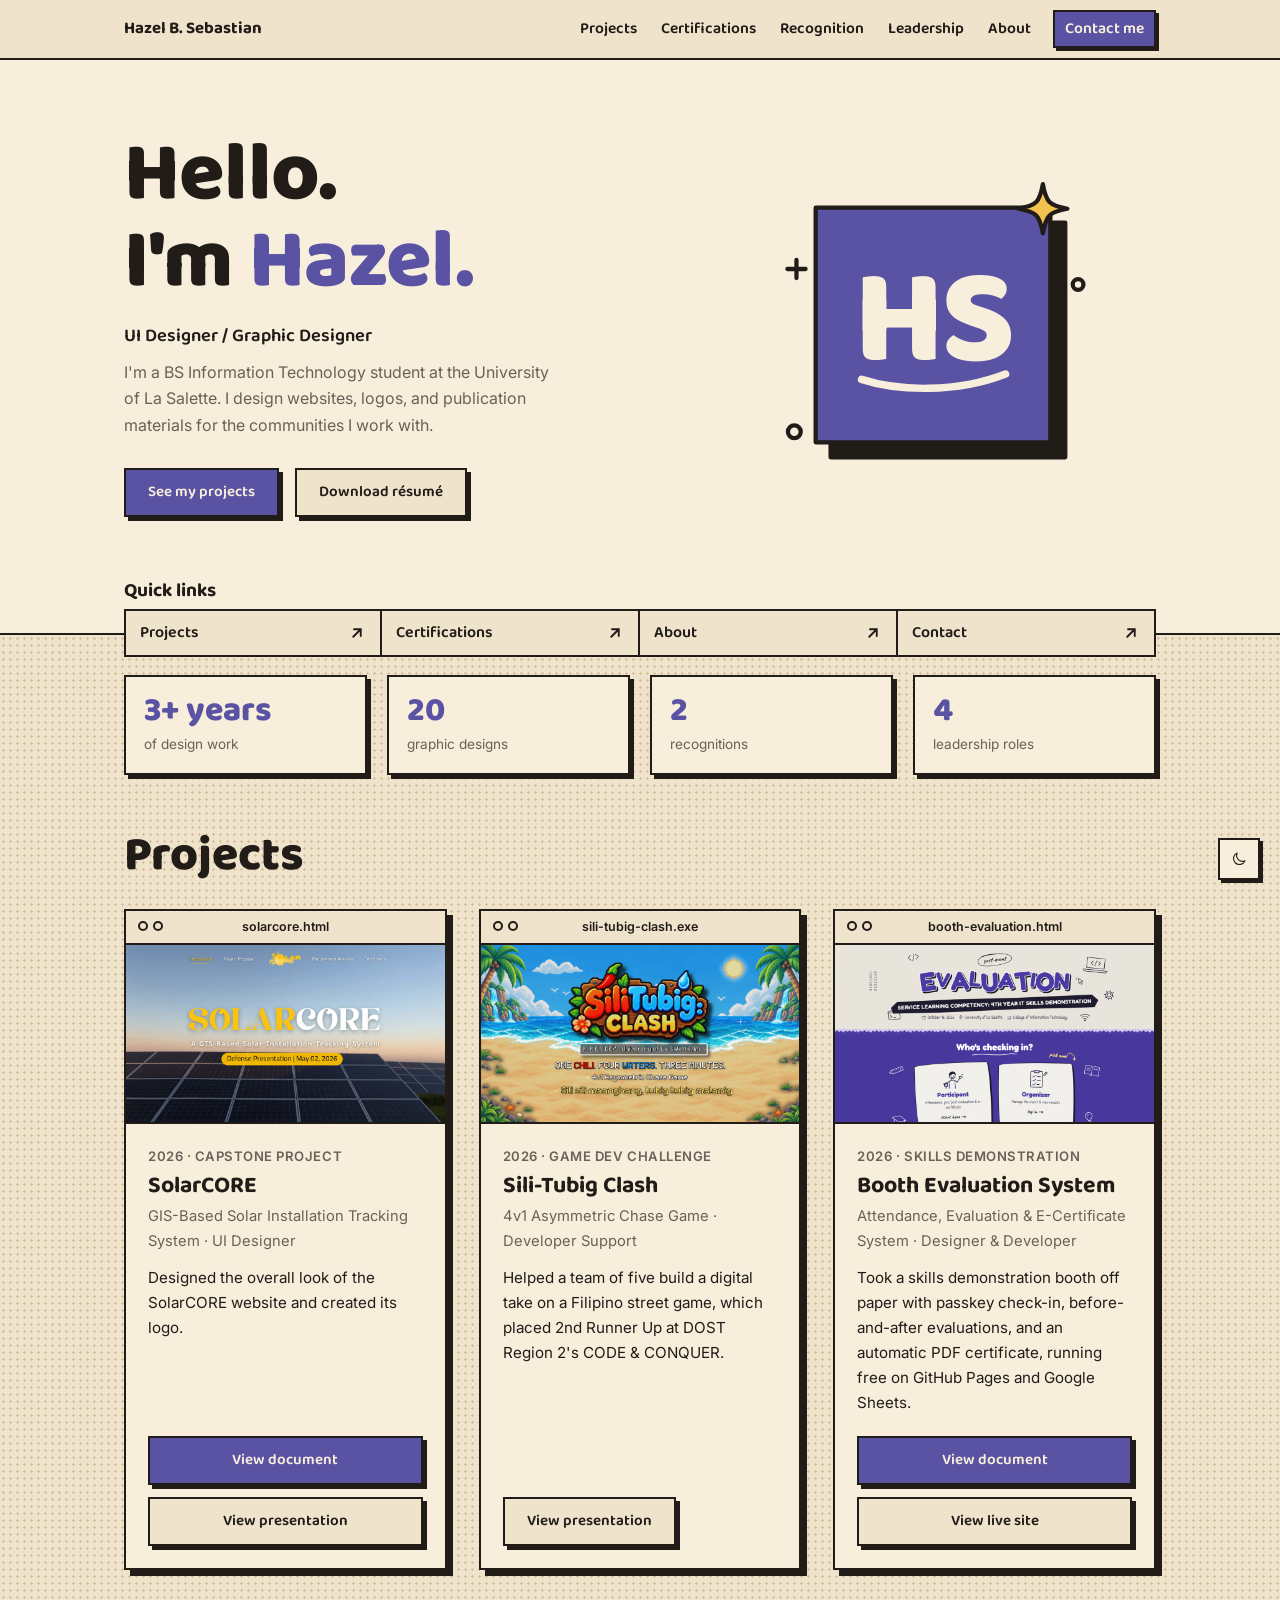
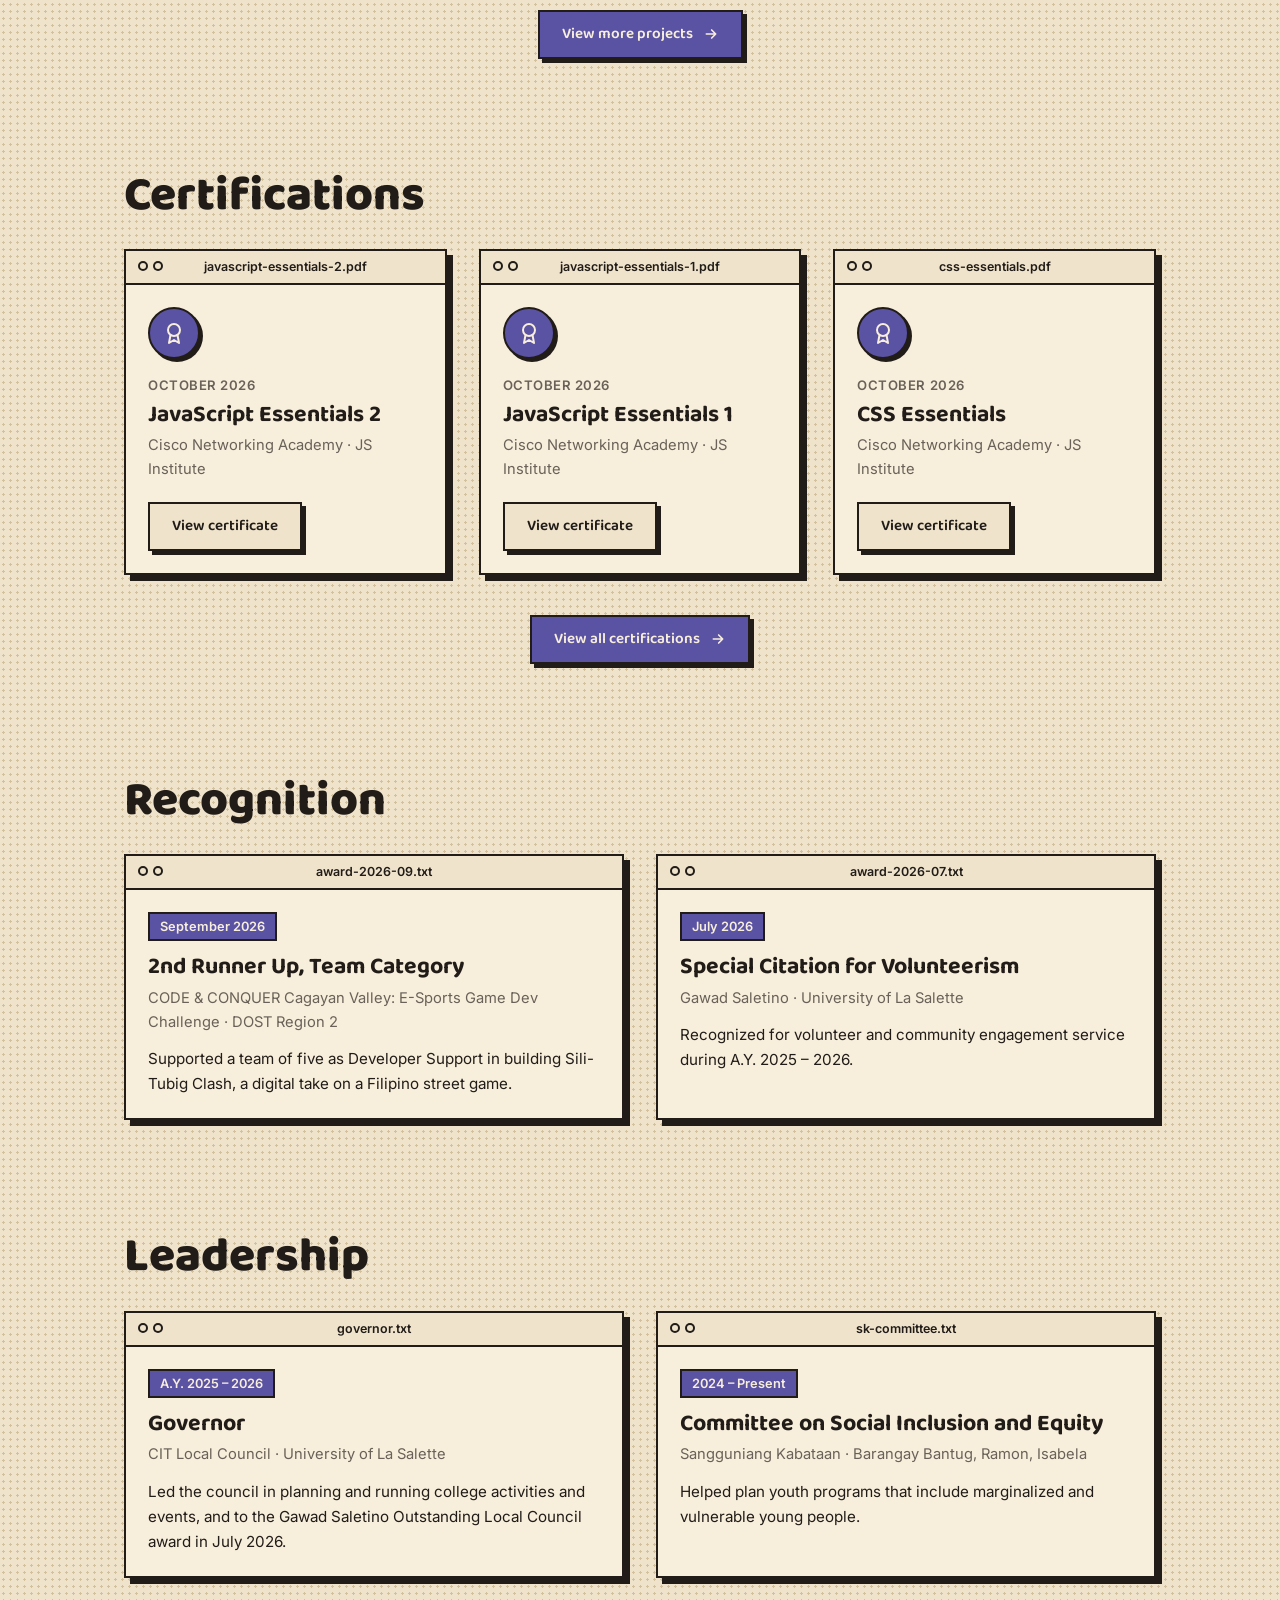
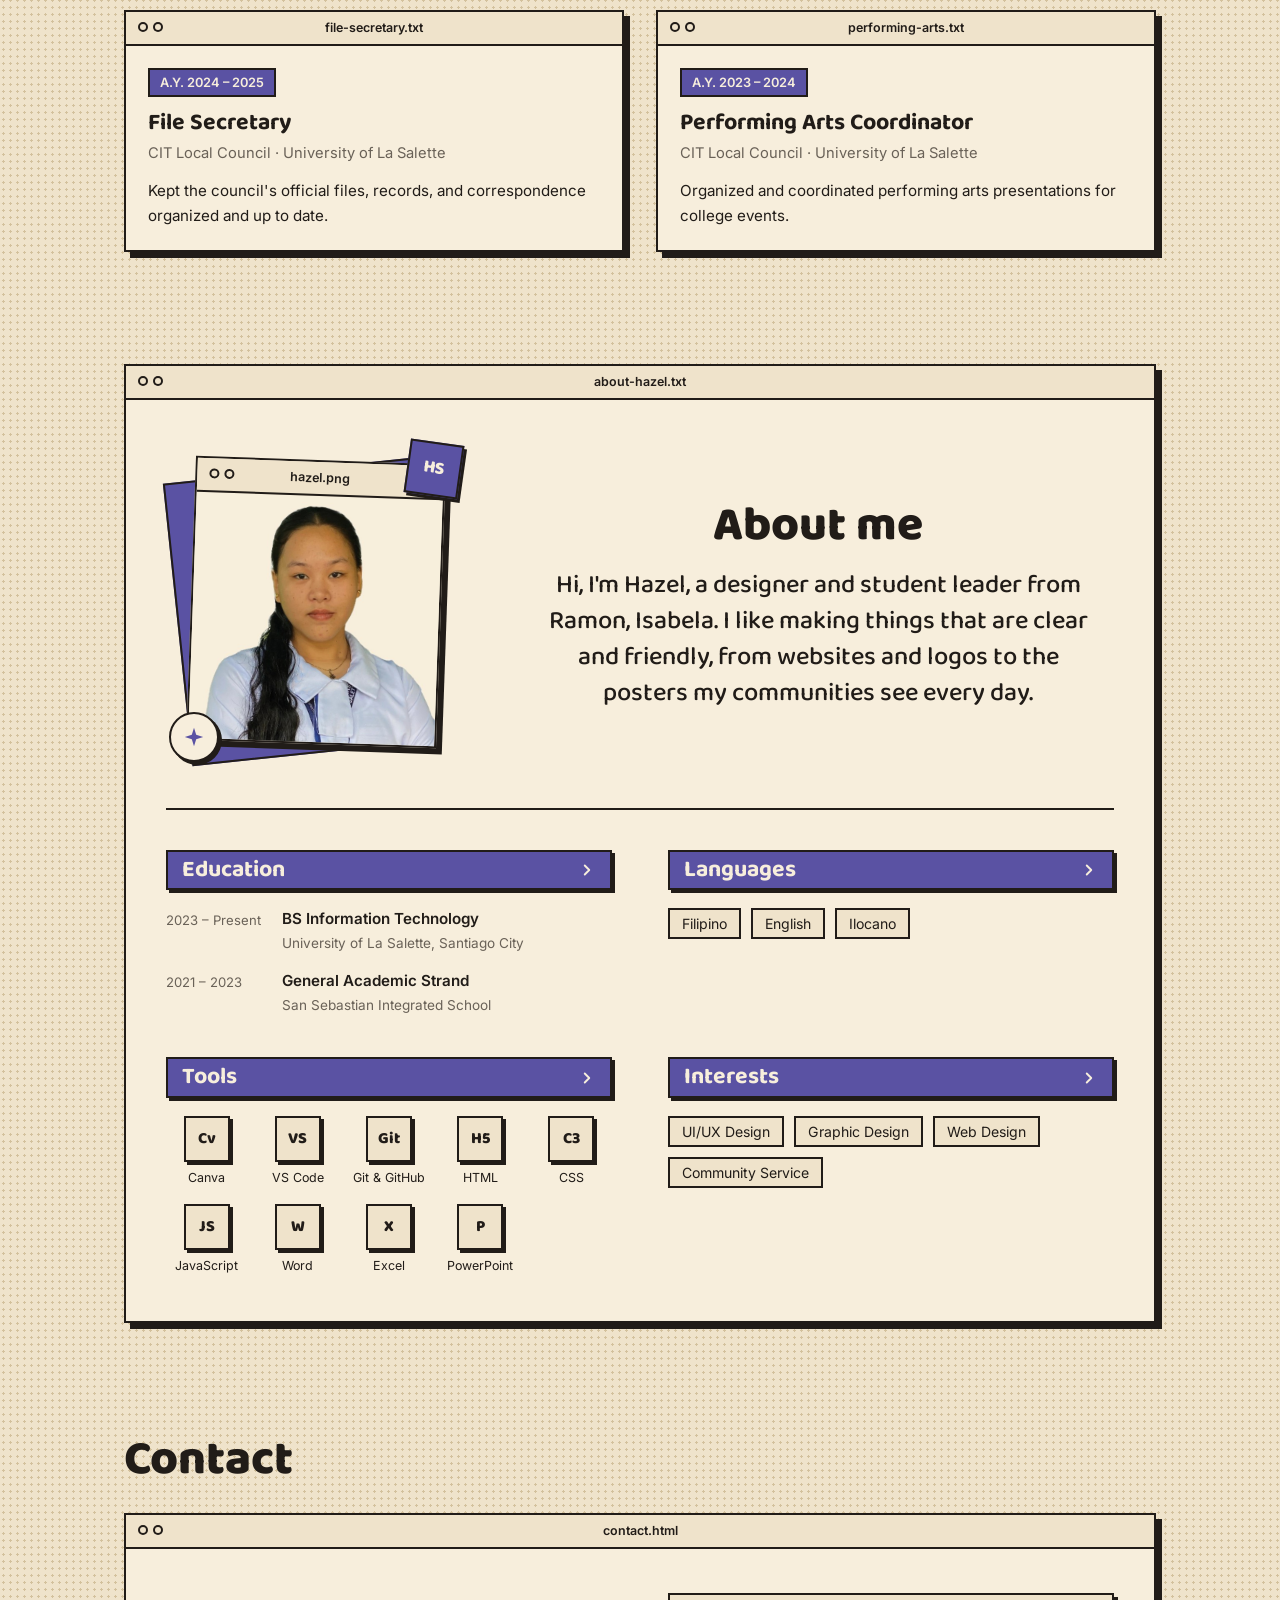
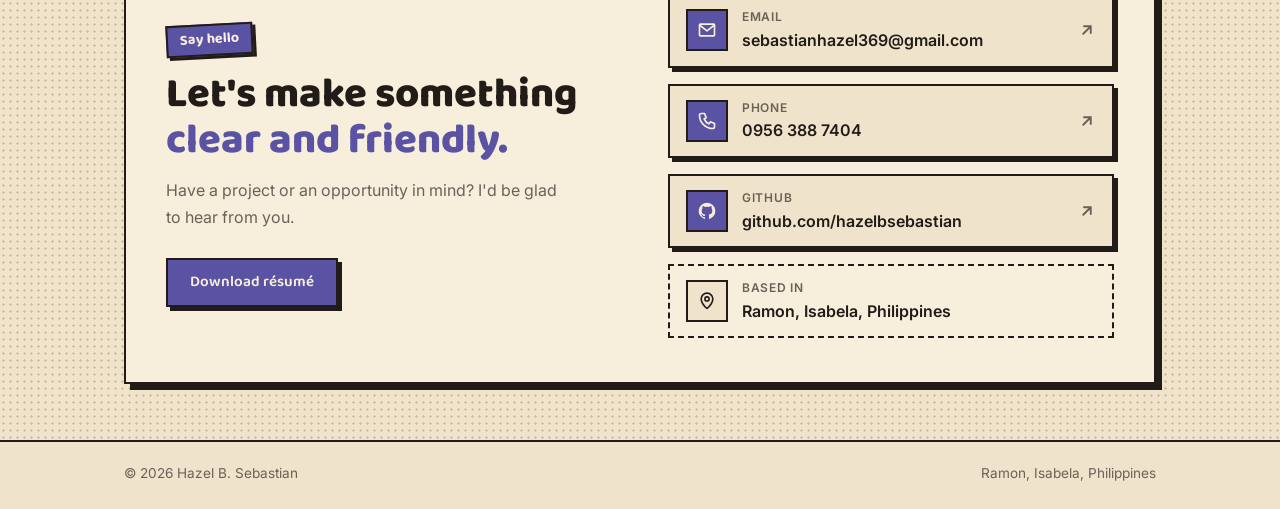
<file: index.html>
<!DOCTYPE html>
<html lang="en">
<head>
  <meta charset="UTF-8">
  <meta name="viewport" content="width=device-width, initial-scale=1.0">
  <meta name="description" content="Hazel B. Sebastian — UI designer and BS Information Technology student at the University of La Salette.">
  <title>Hazel B. Sebastian — UI Designer</title>
  <link rel="preconnect" href="https://fonts.googleapis.com">
  <link rel="preconnect" href="https://fonts.gstatic.com" crossorigin>
  <link rel="stylesheet" href="https://fonts.googleapis.com/css2?family=Baloo+2:wght@500;600;700;800&family=Inter:wght@400;500;600&display=swap">
  <link rel="stylesheet" href="style.css?v=42">
  <script>
    // Apply a saved theme before the page paints, so it doesn't flash
    try {
      var savedTheme = localStorage.getItem('theme');
      if (savedTheme === 'light' || savedTheme === 'dark') {
        document.documentElement.setAttribute('data-theme', savedTheme);
      }
    } catch (e) {}
  </script>
</head>
<body>

  <header class="site-header">
    <div class="site-header-inner">
      <a class="brand" href="#top">
        <svg class="logo-art brand-logo" viewBox="36 14 244 264" aria-hidden="true">
          <rect class="ink" x="54" y="54" width="220" height="220"/>
          <rect class="accent" x="40" y="40" width="220" height="220"/>
          <text class="mark" x="150" y="182" text-anchor="middle">HS</text>
          <path class="smile" d="M83 201 C117 212 172 214 218 196"/>
          <path class="spark" d="M253 18 C256 35 259 38 276 41 C259 44 256 47 253 64 C250 47 247 44 230 41 C247 38 250 35 253 18 Z"/>
        </svg>Hazel B. Sebastian</a>
      <button class="menu-toggle" id="menu-toggle" type="button" aria-label="Open menu" aria-expanded="false" aria-controls="site-nav">
        <svg class="icon-open" viewBox="0 0 24 24" width="22" height="22" fill="none" stroke="currentColor" stroke-width="2" stroke-linecap="round" aria-hidden="true"><path d="M4 7h16M4 12h16M4 17h16"/></svg>
        <svg class="icon-close" viewBox="0 0 24 24" width="22" height="22" fill="none" stroke="currentColor" stroke-width="2" stroke-linecap="round" aria-hidden="true"><path d="M6 6l12 12M18 6L6 18"/></svg>
      </button>
      <nav id="site-nav">
        <a href="#projects">Projects</a>
        <a href="#certifications">Certifications</a>
        <a href="#recognition">Recognition</a>
        <a href="#leadership">Leadership</a>
        <a href="#about">About</a>
        <a class="nav-cta" href="#contact">Contact me</a>
      </nav>
    </div>
  </header>

  <main id="top">

    <div class="hero">
      <div class="wrap hero-grid">
        <div>
          <h1>Hello.<br>I'm <span class="accent">Hazel.</span></h1>
          <p class="hero-roles">UI Designer / Graphic Designer</p>
          <p class="hero-lead">
            I'm a BS Information Technology student at the University of La Salette.
            I design websites, logos, and publication materials for the communities I work with.
          </p>
          <div class="button-row">
            <a class="button" href="#projects">See my projects</a>
            <a class="button button--plain" href="Resume_Hazel_Sebastian.docx" download>Download résumé</a>
          </div>
        </div>

        <svg class="hero-art logo-art" viewBox="0 0 300 300" aria-hidden="true">
          <circle class="paper" cx="286" cy="112" r="5"/>
          <circle class="paper" cx="20" cy="250" r="6"/>
          <path class="none" d="M22 89v17M13.5 97.5h17"/>
          <!-- HS badge -->
          <rect class="ink" x="54" y="54" width="220" height="220"/>
          <rect class="accent" x="40" y="40" width="220" height="220"/>
          <text class="mark" x="150" y="182" text-anchor="middle">HS</text>
          <path class="smile" d="M83 201 C117 212 172 214 218 196"/>
          <!-- Sparkle -->
          <path class="spark" d="M253 18 C256 35 259 38 276 41 C259 44 256 47 253 64 C250 47 247 44 230 41 C247 38 250 35 253 18 Z"/>
        </svg>
      </div>

      <div class="wrap quick">
        <h2 class="quick-title">Quick links</h2>
        <ul class="quick-links">
          <li><a href="#projects">Projects <svg viewBox="0 0 24 24" width="18" height="18" fill="none" stroke="currentColor" stroke-width="2.5" stroke-linecap="round" aria-hidden="true"><path d="M7 17L17 7M8 7h9v9"/></svg></a></li>
          <li><a href="#certifications">Certifications <svg viewBox="0 0 24 24" width="18" height="18" fill="none" stroke="currentColor" stroke-width="2.5" stroke-linecap="round" aria-hidden="true"><path d="M7 17L17 7M8 7h9v9"/></svg></a></li>
          <li><a href="#about">About <svg viewBox="0 0 24 24" width="18" height="18" fill="none" stroke="currentColor" stroke-width="2.5" stroke-linecap="round" aria-hidden="true"><path d="M7 17L17 7M8 7h9v9"/></svg></a></li>
          <li><a href="#contact">Contact <svg viewBox="0 0 24 24" width="18" height="18" fill="none" stroke="currentColor" stroke-width="2.5" stroke-linecap="round" aria-hidden="true"><path d="M7 17L17 7M8 7h9v9"/></svg></a></li>
        </ul>
      </div>
    </div>

    <div class="desk">

      <div class="wrap">
        <div class="stats" aria-label="At a glance">
          <div><strong>3+ years</strong><span>of design work</span></div>
          <div><strong>20</strong><span>graphic designs</span></div>
          <div><strong>2</strong><span>recognitions</span></div>
          <div><strong>4</strong><span>leadership roles</span></div>
        </div>
      </div>

      <section id="projects" class="wrap">
        <h2>Projects</h2>
        <p class="swipe-hint" aria-hidden="true">Swipe to see more →</p>
        <div class="cards cards--swipe">

          <article class="window">
            <div class="window-bar">solarcore.html</div>
            <img class="window-media" src="images/publications/Presentation03.png" alt="SolarCORE presentation cover" loading="lazy" width="1024" height="576">
            <div class="window-body">
              <p class="card-meta">2026 · Capstone Project</p>
              <h3>SolarCORE</h3>
              <p class="role">GIS-Based Solar Installation Tracking System · UI Designer</p>
              <p>Designed the overall look of the SolarCORE website and created its logo.</p>
              <div class="card-action button-row">
                <a class="button" href="https://stfcrz11.github.io/SolarCORE_docs/credits.html" target="_blank" rel="noopener">View document</a>
                <a class="button button--plain" href="https://canva.link/pmqcrvxscxm5jf8" target="_blank" rel="noopener">View presentation</a>
              </div>
            </div>
          </article>

          <article class="window">
            <div class="window-bar">sili-tubig-clash.exe</div>
            <img class="window-media" src="images/publications/Presentation02.png" alt="Sili-Tubig Clash presentation cover" loading="lazy" width="1024" height="576">
            <div class="window-body">
              <p class="card-meta">2026 · Game Dev Challenge</p>
              <h3>Sili-Tubig Clash</h3>
              <p class="role">4v1 Asymmetric Chase Game · Developer Support</p>
              <p>Helped a team of five build a digital take on a Filipino street game, which placed 2nd Runner Up at DOST Region 2's CODE &amp; CONQUER.</p>
              <p class="card-action"><a class="button button--plain" href="https://canva.link/0mgmvub9hy87hjp" target="_blank" rel="noopener">View presentation</a></p>
            </div>
          </article>

          <article class="window">
            <div class="window-bar">booth-evaluation.html</div>
            <img class="window-media" src="images/projects/booth-evaluation.png" alt="Booth Evaluation System home screen, asking who's checking in" loading="lazy" width="1024" height="576">
            <div class="window-body">
              <p class="card-meta">2026 · Skills Demonstration</p>
              <h3>Booth Evaluation System</h3>
              <p class="role">Attendance, Evaluation &amp; E-Certificate System · Designer &amp; Developer</p>
              <p>Took a skills demonstration booth off paper with passkey check-in, before-and-after evaluations, and an automatic PDF certificate, running free on GitHub Pages and Google Sheets.</p>
              <div class="card-action button-row">
                <a class="button" href="https://hazelbsebastian.github.io/booth-evaluation/project.html" target="_blank" rel="noopener">View document</a>
                <a class="button button--plain" href="https://hazelbsebastian.github.io/booth-evaluation/" target="_blank" rel="noopener">View live site</a>
              </div>
            </div>
          </article>

        </div>
        <p class="more">
          <a class="button" href="publications.html">View more projects
            <svg viewBox="0 0 24 24" width="16" height="16" fill="none" stroke="currentColor" stroke-width="2.5" stroke-linecap="round" stroke-linejoin="round" aria-hidden="true"><path d="M5 12h14M13 6l6 6-6 6"/></svg>
          </a>
        </p>
      </section>

      <section id="certifications" class="wrap">
        <h2>Certifications</h2>
        <p class="swipe-hint" aria-hidden="true">Swipe to see more →</p>
        <div class="cards cards--swipe">

          <article class="window">
            <div class="window-bar">javascript-essentials-2.pdf</div>
            <div class="window-body">
              <div class="cert-seal" aria-hidden="true">
                <svg viewBox="0 0 24 24" width="24" height="24" fill="none" stroke-width="2" stroke-linecap="round" stroke-linejoin="round"><circle cx="12" cy="9" r="6"/><path d="M8.5 14 7 22l5-3 5 3-1.5-8"/></svg>
              </div>
              <p class="card-meta">October 2026</p>
              <h3>JavaScript Essentials 2</h3>
              <p class="role">Cisco Networking Academy · JS Institute</p>
              <p class="card-action"><a class="button button--plain" href="certificates/javascript-essentials-2.pdf" target="_blank" rel="noopener">View certificate</a></p>
            </div>
          </article>

          <article class="window">
            <div class="window-bar">javascript-essentials-1.pdf</div>
            <div class="window-body">
              <div class="cert-seal" aria-hidden="true">
                <svg viewBox="0 0 24 24" width="24" height="24" fill="none" stroke-width="2" stroke-linecap="round" stroke-linejoin="round"><circle cx="12" cy="9" r="6"/><path d="M8.5 14 7 22l5-3 5 3-1.5-8"/></svg>
              </div>
              <p class="card-meta">October 2026</p>
              <h3>JavaScript Essentials 1</h3>
              <p class="role">Cisco Networking Academy · JS Institute</p>
              <p class="card-action"><a class="button button--plain" href="certificates/javascript-essentials-1.pdf" target="_blank" rel="noopener">View certificate</a></p>
            </div>
          </article>

          <article class="window">
            <div class="window-bar">css-essentials.pdf</div>
            <div class="window-body">
              <div class="cert-seal" aria-hidden="true">
                <svg viewBox="0 0 24 24" width="24" height="24" fill="none" stroke-width="2" stroke-linecap="round" stroke-linejoin="round"><circle cx="12" cy="9" r="6"/><path d="M8.5 14 7 22l5-3 5 3-1.5-8"/></svg>
              </div>
              <p class="card-meta">October 2026</p>
              <h3>CSS Essentials</h3>
              <p class="role">Cisco Networking Academy · JS Institute</p>
              <p class="card-action"><a class="button button--plain" href="certificates/css-essentials.pdf" target="_blank" rel="noopener">View certificate</a></p>
            </div>
          </article>

        </div>
        <p class="more">
          <a class="button" href="certifications.html">View all certifications
            <svg viewBox="0 0 24 24" width="16" height="16" fill="none" stroke="currentColor" stroke-width="2.5" stroke-linecap="round" stroke-linejoin="round" aria-hidden="true"><path d="M5 12h14M13 6l6 6-6 6"/></svg>
          </a>
        </p>
      </section>

      <section id="recognition" class="wrap">
        <h2>Recognition</h2>
        <p class="swipe-hint" aria-hidden="true">Swipe to see more →</p>
        <div class="cards cards--two cards--swipe">

          <article class="window">
            <div class="window-bar">award-2026-09.txt</div>
            <div class="window-body">
              <span class="badge">September 2026</span>
              <h3>2nd Runner Up, Team Category</h3>
              <p class="role">CODE &amp; CONQUER Cagayan Valley: E-Sports Game Dev Challenge · DOST Region 2</p>
              <p>Supported a team of five as Developer Support in building Sili-Tubig Clash, a digital take on a Filipino street game.</p>
            </div>
          </article>

          <article class="window">
            <div class="window-bar">award-2026-07.txt</div>
            <div class="window-body">
              <span class="badge">July 2026</span>
              <h3>Special Citation for Volunteerism</h3>
              <p class="role">Gawad Saletino · University of La Salette</p>
              <p>Recognized for volunteer and community engagement service during A.Y. 2025 – 2026.</p>
            </div>
          </article>

        </div>
      </section>

      <section id="leadership" class="wrap">
        <h2>Leadership</h2>
        <p class="swipe-hint" aria-hidden="true">Swipe to see more →</p>
        <div class="cards cards--two cards--swipe">

          <article class="window">
            <div class="window-bar">governor.txt</div>
            <div class="window-body">
              <span class="badge">A.Y. 2025 – 2026</span>
              <h3>Governor</h3>
              <p class="role">CIT Local Council · University of La Salette</p>
              <p>Led the council in planning and running college activities and events, and to the Gawad Saletino Outstanding Local Council award in July 2026.</p>
            </div>
          </article>

          <article class="window">
            <div class="window-bar">sk-committee.txt</div>
            <div class="window-body">
              <span class="badge">2024 – Present</span>
              <h3>Committee on Social Inclusion and Equity</h3>
              <p class="role">Sangguniang Kabataan · Barangay Bantug, Ramon, Isabela</p>
              <p>Helped plan youth programs that include marginalized and vulnerable young people.</p>
            </div>
          </article>

          <article class="window">
            <div class="window-bar">file-secretary.txt</div>
            <div class="window-body">
              <span class="badge">A.Y. 2024 – 2025</span>
              <h3>File Secretary</h3>
              <p class="role">CIT Local Council · University of La Salette</p>
              <p>Kept the council's official files, records, and correspondence organized and up to date.</p>
            </div>
          </article>

          <article class="window">
            <div class="window-bar">performing-arts.txt</div>
            <div class="window-body">
              <span class="badge">A.Y. 2023 – 2024</span>
              <h3>Performing Arts Coordinator</h3>
              <p class="role">CIT Local Council · University of La Salette</p>
              <p>Organized and coordinated performing arts presentations for college events.</p>
            </div>
          </article>

        </div>
      </section>

      <section id="about" class="wrap">
        <div class="window">
          <div class="window-bar">about-hazel.txt</div>
          <div class="about-sheet">

            <div class="about-top">
              <div class="about-photo">
                <div class="photo-back" aria-hidden="true"></div>
                <div class="window photo-frame">
                  <div class="window-bar">hazel.png</div>
                  <img src="images/profile.jpg?v=2" alt="Hazel B. Sebastian" width="600" height="600">
                </div>
                <span class="sticker sticker--mark" aria-hidden="true">HS</span>
                <span class="sticker sticker--star" aria-hidden="true">
                  <svg viewBox="0 0 24 24" width="22" height="22" fill="currentColor"><path d="M12 2l2.4 7.6L22 12l-7.6 2.4L12 22l-2.4-7.6L2 12l7.6-2.4z"/></svg>
                </span>
              </div>

              <div class="about-intro">
                <h2>About me</h2>
                <p class="statement">
                  Hi, I'm Hazel, a designer and student leader from Ramon, Isabela. I like making things
                  that are clear and friendly, from websites and logos to the posters my communities see every day.
                </p>
              </div>
            </div>

            <div class="about-cols">
              <div>
                <h3 class="pill">Education <svg viewBox="0 0 24 24" width="18" height="18" fill="none" stroke="currentColor" stroke-width="2.5" stroke-linecap="round" stroke-linejoin="round" aria-hidden="true"><path d="M9 6l6 6-6 6"/></svg></h3>
                <ul class="year-list">
                  <li><span>2023 – Present</span><div><strong>BS Information Technology</strong><small>University of La Salette, Santiago City</small></div></li>
                  <li><span>2021 – 2023</span><div><strong>General Academic Strand</strong><small>San Sebastian Integrated School</small></div></li>
                </ul>
              </div>

              <div>
                <h3 class="pill">Languages <svg viewBox="0 0 24 24" width="18" height="18" fill="none" stroke="currentColor" stroke-width="2.5" stroke-linecap="round" stroke-linejoin="round" aria-hidden="true"><path d="M9 6l6 6-6 6"/></svg></h3>
                <ul class="chips">
                  <li>Filipino</li>
                  <li>English</li>
                  <li>Ilocano</li>
                </ul>
              </div>

              <div>
                <h3 class="pill">Tools <svg viewBox="0 0 24 24" width="18" height="18" fill="none" stroke="currentColor" stroke-width="2.5" stroke-linecap="round" stroke-linejoin="round" aria-hidden="true"><path d="M9 6l6 6-6 6"/></svg></h3>
                <ul class="tools">
                  <li><b aria-hidden="true">Cv</b>Canva</li>
                  <li><b aria-hidden="true">VS</b>VS Code</li>
                  <li><b aria-hidden="true">Git</b>Git &amp; GitHub</li>
                  <li><b aria-hidden="true">H5</b>HTML</li>
                  <li><b aria-hidden="true">C3</b>CSS</li>
                  <li><b aria-hidden="true">JS</b>JavaScript</li>
                  <li><b aria-hidden="true">W</b>Word</li>
                  <li><b aria-hidden="true">X</b>Excel</li>
                  <li><b aria-hidden="true">P</b>PowerPoint</li>
                </ul>
              </div>

              <div>
                <h3 class="pill">Interests <svg viewBox="0 0 24 24" width="18" height="18" fill="none" stroke="currentColor" stroke-width="2.5" stroke-linecap="round" stroke-linejoin="round" aria-hidden="true"><path d="M9 6l6 6-6 6"/></svg></h3>
                <ul class="chips">
                  <li>UI/UX Design</li>
                  <li>Graphic Design</li>
                  <li>Web Design</li>
                  <li>Community Service</li>
                </ul>
              </div>
            </div>

          </div>
        </div>
      </section>

      <section id="contact" class="wrap">
        <h2>Contact</h2>
        <div class="window">
          <div class="window-bar">contact.html</div>
          <div class="contact-sheet">
            <div class="contact-intro">
              <span class="contact-badge">Say hello</span>
              <h3 class="contact-title">Let's make something <span class="accent">clear and friendly.</span></h3>
              <p class="contact-line">Have a project or an opportunity in mind? I'd be glad to hear from you.</p>
              <div class="button-row">
                <a class="button" href="Resume_Hazel_Sebastian.docx" download>Download résumé</a>
              </div>
            </div>
            <ul class="contact-tiles">
              <li>
                <a class="contact-tile" href="mailto:sebastianhazel369@gmail.com">
                  <span class="icon-box" aria-hidden="true"><svg viewBox="0 0 24 24" width="20" height="20" fill="none" stroke="currentColor" stroke-width="2" stroke-linejoin="round"><rect x="3" y="5" width="18" height="14" rx="1"/><path d="M3 6l9 7 9-7"/></svg></span>
                  <span class="tile-text"><small>Email</small><strong>sebastianhazel369@gmail.com</strong></span>
                  <svg class="tile-arrow" viewBox="0 0 24 24" width="18" height="18" fill="none" stroke="currentColor" stroke-width="2.5" stroke-linecap="round" aria-hidden="true"><path d="M7 17L17 7M8 7h9v9"/></svg>
                </a>
              </li>
              <li>
                <a class="contact-tile" href="tel:+639563887404">
                  <span class="icon-box" aria-hidden="true"><svg viewBox="0 0 24 24" width="20" height="20" fill="none" stroke="currentColor" stroke-width="2" stroke-linejoin="round"><path d="M5 3h4l2 5-2.5 1.5a11 11 0 0 0 6 6L16 13l5 2v4a2 2 0 0 1-2 2A16 16 0 0 1 3 5a2 2 0 0 1 2-2z"/></svg></span>
                  <span class="tile-text"><small>Phone</small><strong>0956 388 7404</strong></span>
                  <svg class="tile-arrow" viewBox="0 0 24 24" width="18" height="18" fill="none" stroke="currentColor" stroke-width="2.5" stroke-linecap="round" aria-hidden="true"><path d="M7 17L17 7M8 7h9v9"/></svg>
                </a>
              </li>
              <li>
                <a class="contact-tile" href="https://github.com/hazelbsebastian" target="_blank" rel="noopener">
                  <span class="icon-box" aria-hidden="true"><svg viewBox="0 0 24 24" width="20" height="20" fill="currentColor"><path d="M12 2a10 10 0 0 0-3.16 19.49c.5.09.68-.22.68-.48v-1.7c-2.78.6-3.37-1.34-3.37-1.34-.45-1.16-1.11-1.47-1.11-1.47-.91-.62.07-.6.07-.6 1 .07 1.53 1.03 1.53 1.03.9 1.52 2.34 1.08 2.91.83.09-.65.35-1.09.63-1.34-2.22-.25-4.55-1.11-4.55-4.94 0-1.09.39-1.98 1.03-2.68-.1-.25-.45-1.27.1-2.64 0 0 .84-.27 2.75 1.02a9.6 9.6 0 0 1 5 0c1.91-1.29 2.75-1.02 2.75-1.02.55 1.37.2 2.39.1 2.64.64.7 1.03 1.59 1.03 2.68 0 3.84-2.34 4.69-4.57 4.93.36.31.68.92.68 1.85v2.74c0 .27.18.58.69.48A10 10 0 0 0 12 2z"/></svg></span>
                  <span class="tile-text"><small>GitHub</small><strong>github.com/hazelbsebastian</strong></span>
                  <svg class="tile-arrow" viewBox="0 0 24 24" width="18" height="18" fill="none" stroke="currentColor" stroke-width="2.5" stroke-linecap="round" aria-hidden="true"><path d="M7 17L17 7M8 7h9v9"/></svg>
                </a>
              </li>
              <li>
                <div class="contact-tile contact-tile--static">
                  <span class="icon-box" aria-hidden="true"><svg viewBox="0 0 24 24" width="20" height="20" fill="none" stroke="currentColor" stroke-width="2" stroke-linejoin="round"><path d="M12 21s-7-6.2-7-11.5a7 7 0 0 1 14 0C19 14.8 12 21 12 21z"/><circle cx="12" cy="9.5" r="2.5"/></svg></span>
                  <span class="tile-text"><small>Based in</small><strong>Ramon, Isabela, Philippines</strong></span>
                </div>
              </li>
            </ul>
          </div>
        </div>
      </section>

    </div>

  </main>

  <footer class="site-footer">
    <div class="wrap">
      <p>© 2026 Hazel B. Sebastian</p>
      <p>Ramon, Isabela, Philippines</p>
    </div>
  </footer>

  <div class="floating-actions">
    <button class="float-button" id="to-top" type="button" aria-label="Back to top" title="Back to top" hidden>
      <svg viewBox="0 0 24 24" width="18" height="18" fill="none" stroke="currentColor" stroke-width="1.5" stroke-linecap="round" stroke-linejoin="round" aria-hidden="true"><path d="M12 19V5M6 11l6-6 6 6"/></svg>
    </button>
    <button class="float-button" id="theme-toggle" type="button" aria-label="Switch to dark mode"></button>
  </div>

  <script>
    (function () {
      var root = document.documentElement;
      var button = document.getElementById('theme-toggle');
      var deviceDark = window.matchMedia('(prefers-color-scheme: dark)');

      function currentTheme() {
        return root.getAttribute('data-theme') || (deviceDark.matches ? 'dark' : 'light');
      }

      // The button names the mode it switches to
      var sunIcon = '<svg viewBox="0 0 24 24" width="18" height="18" fill="none" stroke="currentColor" stroke-width="1.5" stroke-linecap="round" aria-hidden="true"><circle cx="12" cy="12" r="4"/><path d="M12 2v2M12 20v2M4.9 4.9l1.4 1.4M17.7 17.7l1.4 1.4M2 12h2M20 12h2M4.9 19.1l1.4-1.4M17.7 6.3l1.4-1.4"/></svg>';
      var moonIcon = '<svg viewBox="0 0 24 24" width="18" height="18" fill="none" stroke="currentColor" stroke-width="1.5" stroke-linejoin="round" aria-hidden="true"><path d="M20 14.5A8 8 0 0 1 9.5 4a8 8 0 1 0 10.5 10.5z"/></svg>';

      // The button shows the icon of the mode it switches to
      function updateLabel() {
        var toLight = currentTheme() === 'dark';
        button.innerHTML = toLight ? sunIcon : moonIcon;
        button.setAttribute('aria-label', toLight ? 'Switch to light mode' : 'Switch to dark mode');
        button.title = toLight ? 'Light mode' : 'Dark mode';
      }

      button.addEventListener('click', function () {
        var next = currentTheme() === 'dark' ? 'light' : 'dark';
        root.setAttribute('data-theme', next);
        try { localStorage.setItem('theme', next); } catch (e) {}
        updateLabel();
      });

      deviceDark.addEventListener('change', updateLabel);
      updateLabel();

      // The back-to-top button appears once the page is scrolled well down
      var toTop = document.getElementById('to-top');

      function updateToTop() {
        toTop.hidden = window.scrollY < 600;
      }

      toTop.addEventListener('click', function () {
        window.scrollTo({ top: 0 });
      });

      window.addEventListener('scroll', updateToTop, { passive: true });
      updateToTop();

      // On small screens the nav links sit behind a menu button
      var header = document.querySelector('.site-header');
      var menuToggle = document.getElementById('menu-toggle');

      function setMenu(open) {
        header.classList.toggle('is-open', open);
        menuToggle.setAttribute('aria-expanded', open ? 'true' : 'false');
        menuToggle.setAttribute('aria-label', open ? 'Close menu' : 'Open menu');
      }

      menuToggle.addEventListener('click', function () {
        setMenu(!header.classList.contains('is-open'));
      });

      header.querySelectorAll('nav a').forEach(function (link) {
        link.addEventListener('click', function () { setMenu(false); });
      });

      document.addEventListener('keydown', function (event) {
        if (event.key === 'Escape') setMenu(false);
      });

      // The small logo joins the name once the big hero logo has scrolled out of view
      var heroLogo = document.querySelector('.hero-art');
      if (heroLogo && 'IntersectionObserver' in window) {
        new IntersectionObserver(function (entries) {
          header.classList.toggle('show-logo', !entries[0].isIntersecting);
        }, { rootMargin: '-64px 0px 0px 0px' }).observe(heroLogo);
      }

      // Highlight the nav link of the section currently in view
      var navLinks = document.querySelectorAll('.site-header nav a[href^="#"]');
      var sections = document.querySelectorAll('main section[id]');

      function updateNav() {
        var current = '';
        sections.forEach(function (section) {
          if (section.getBoundingClientRect().top <= 140) current = section.id;
        });
        // The last section may be too short to reach the top of the window
        if (current && window.innerHeight + window.scrollY >= document.documentElement.scrollHeight - 2) {
          current = sections[sections.length - 1].id;
        }
        navLinks.forEach(function (link) {
          var active = link.getAttribute('href') === '#' + current;
          link.classList.toggle('is-active', active);
          if (active) link.setAttribute('aria-current', 'true');
          else link.removeAttribute('aria-current');
        });
      }

      window.addEventListener('scroll', updateNav, { passive: true });
      window.addEventListener('resize', updateNav);
      updateNav();
    })();
  </script>

</body>
</html>
</file>
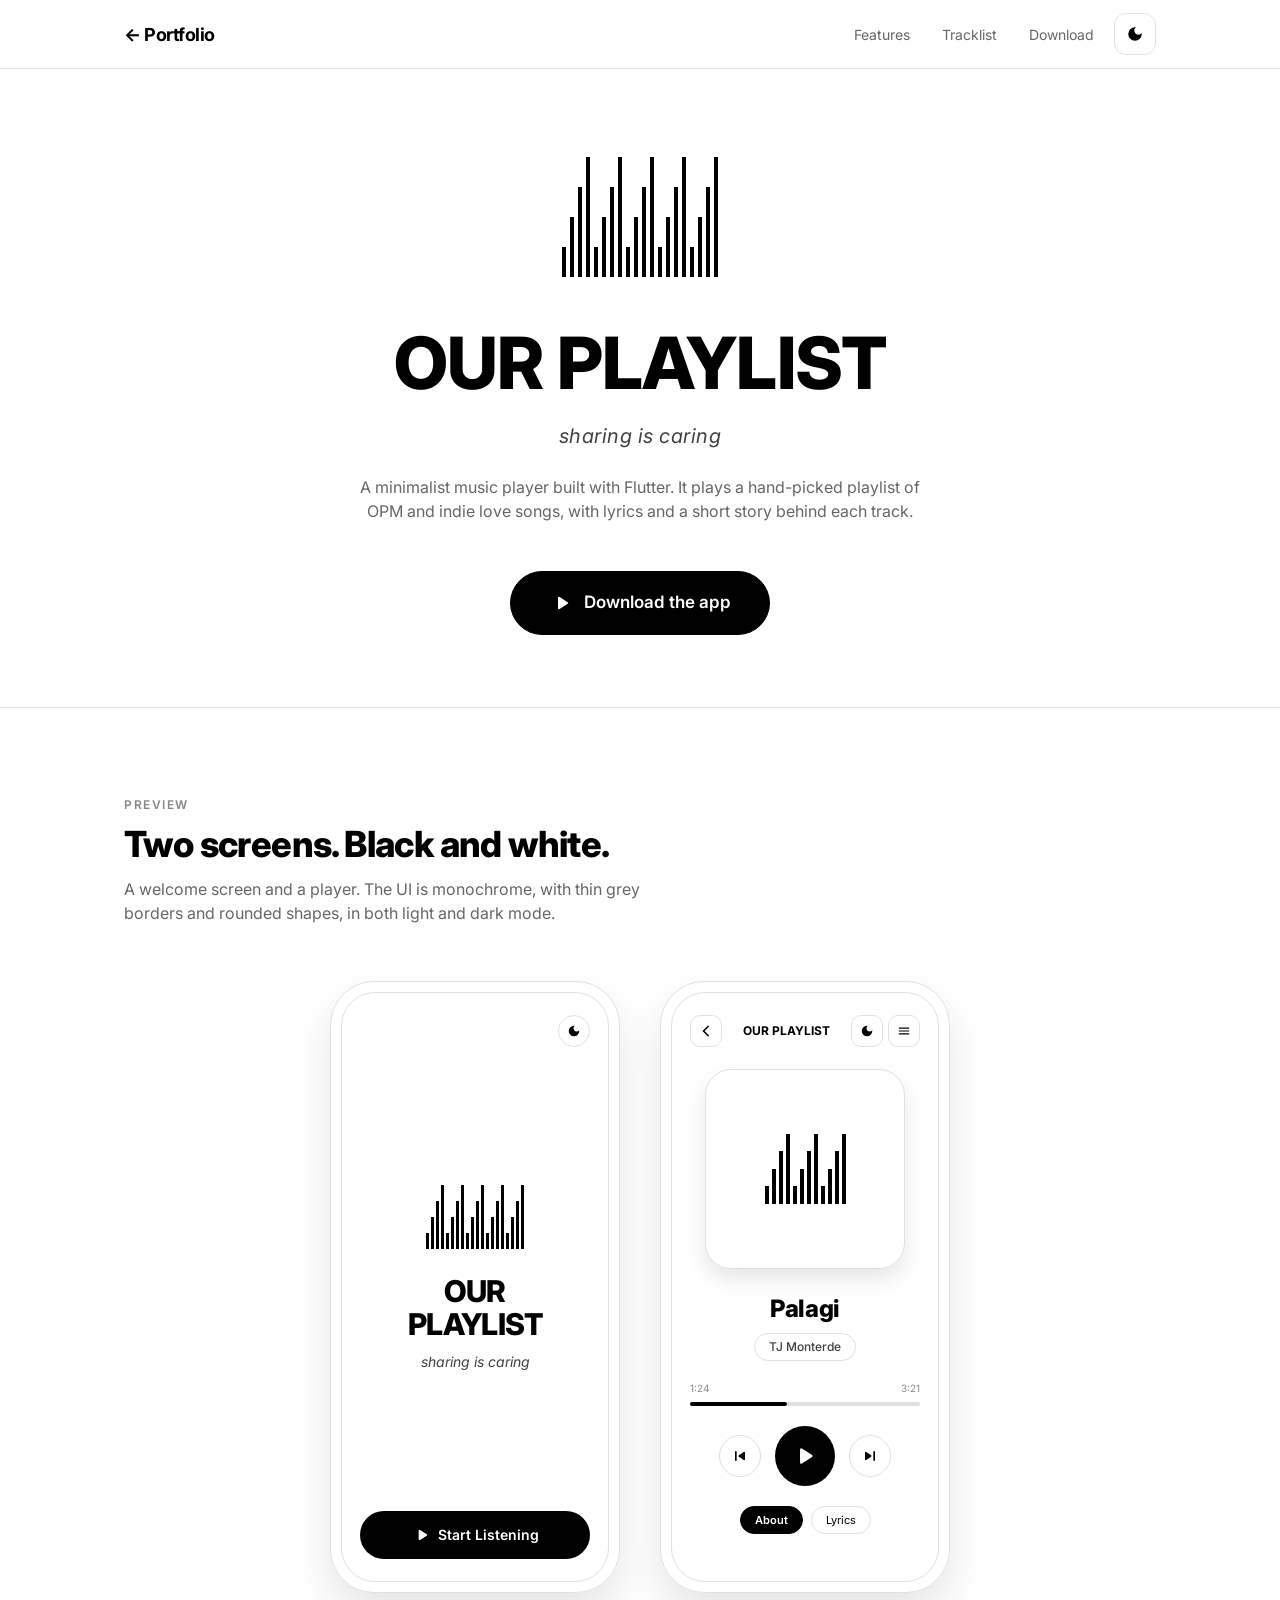
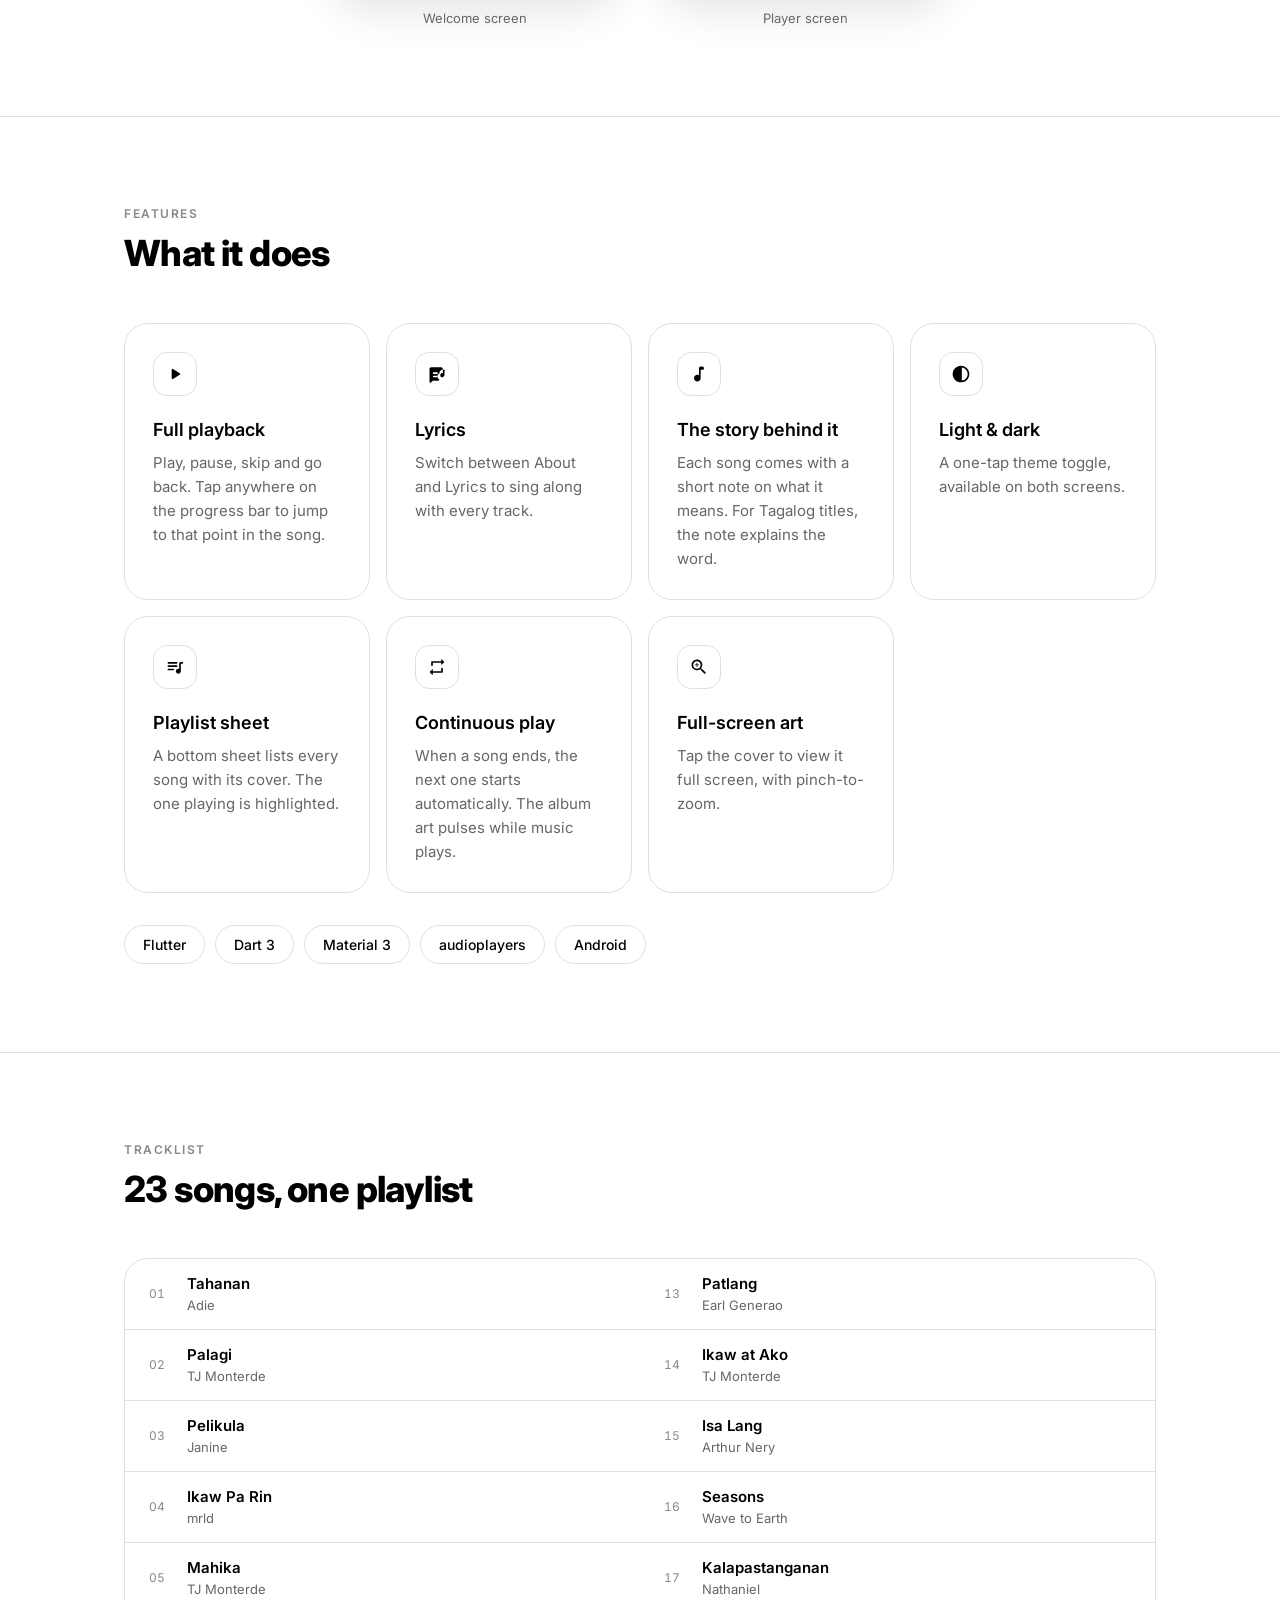
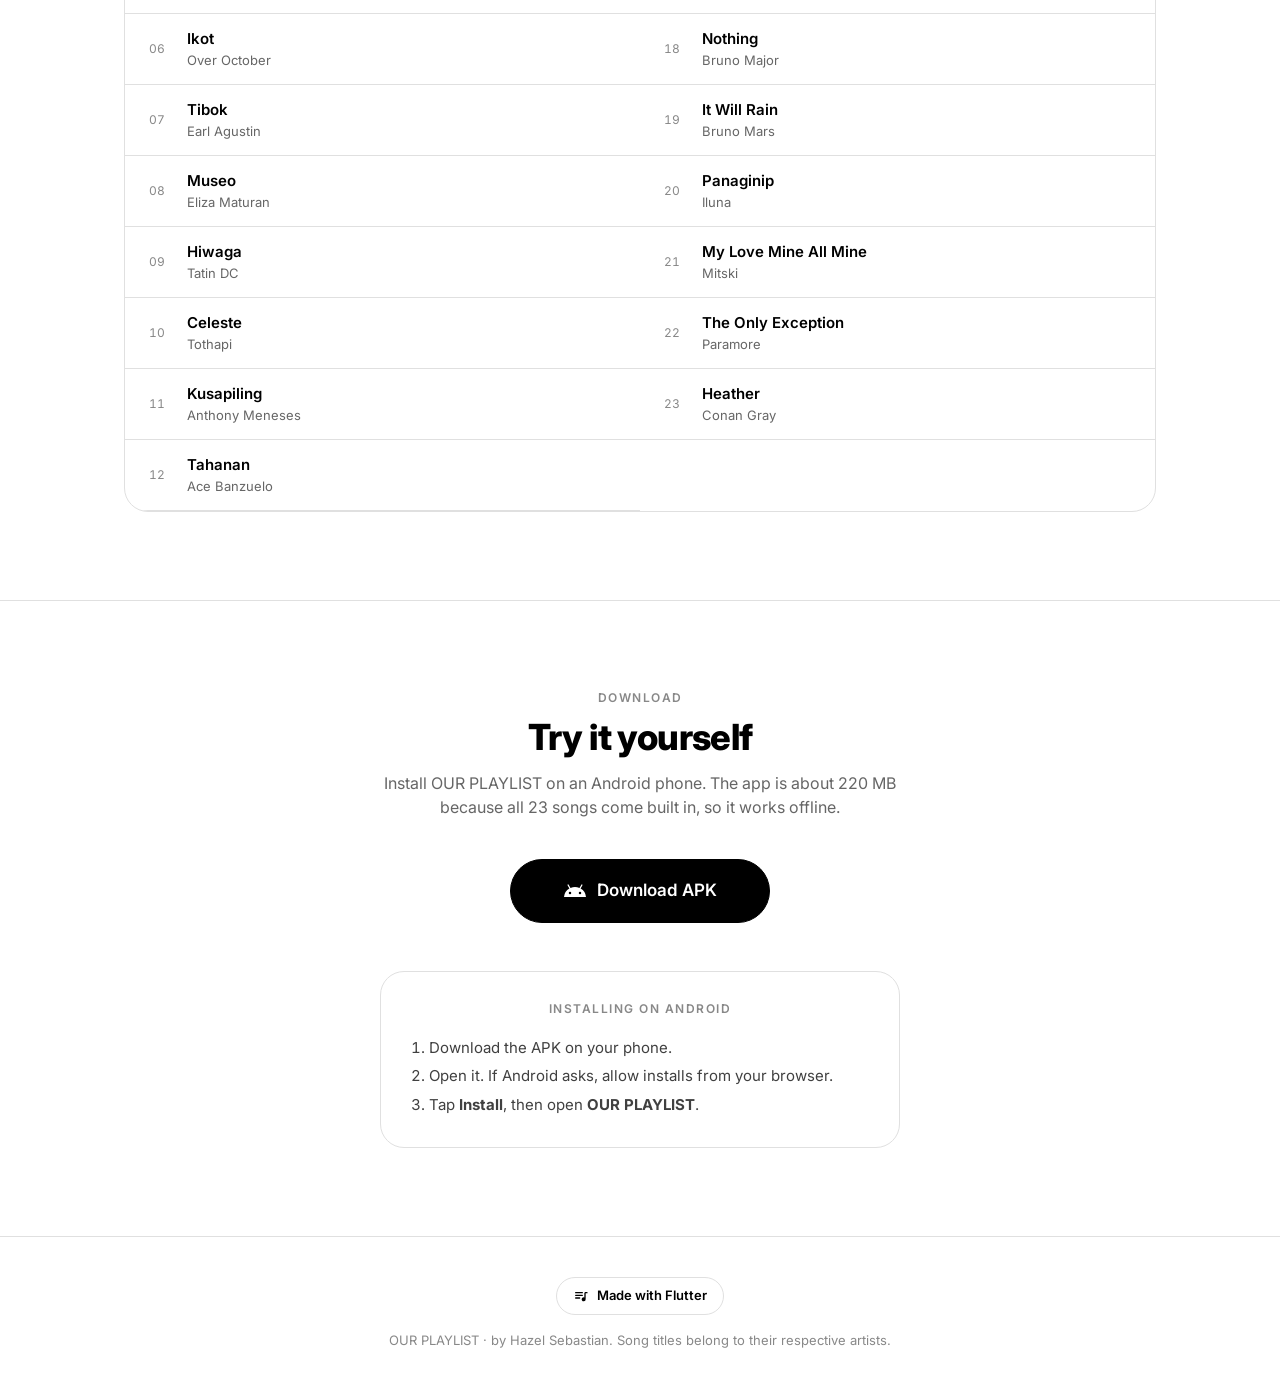
<file: our-playlist/index.html>
<!doctype html>
<html lang="en">
<head>
<meta charset="utf-8">
<meta name="viewport" content="width=device-width, initial-scale=1">
<title>Our Playlist</title>
<meta name="description" content="OUR PLAYLIST — a minimalist Flutter music player with lyrics, song stories, and a light/dark theme. Sharing is caring.">
<link rel="preconnect" href="https://fonts.googleapis.com">
<link rel="preconnect" href="https://fonts.gstatic.com" crossorigin>
<link href="https://fonts.googleapis.com/css2?family=Inter:ital,wght@0,400;0,500;0,600;0,700;0,800;1,400&display=swap" rel="stylesheet">
<style>
  /* Tokens mirror the app's _lightTheme() / _darkTheme() */
  :root {
    --bg: #ffffff;
    --fg: #000000;
    --body: #404040;
    --muted: #666666;
    --subtle: #888888;
    --line: #e0e0e0;   /* Colors.grey[300] */
    --inverse-bg: #000000;
    --inverse-fg: #ffffff;
    --shadow: rgba(0,0,0,.10);
  }
  :root[data-theme="dark"] {
    --bg: #000000;
    --fg: #ffffff;
    --body: #bdbdbd;   /* Colors.grey[400] */
    --muted: #9e9e9e;  /* Colors.grey[500] */
    --subtle: #757575; /* Colors.grey[600] */
    --line: #424242;   /* Colors.grey[800] */
    --inverse-bg: #ffffff;
    --inverse-fg: #000000;
    --shadow: rgba(0,0,0,.6);
  }
  @media (prefers-color-scheme: dark) {
    :root:not([data-theme="light"]) {
      --bg: #000000; --fg: #ffffff; --body: #bdbdbd; --muted: #9e9e9e;
      --subtle: #757575; --line: #424242; --inverse-bg: #ffffff; --inverse-fg: #000000;
      --shadow: rgba(0,0,0,.6);
    }
  }

  * { box-sizing: border-box; margin: 0; padding: 0; }
  html { scroll-behavior: smooth; }
  body {
    background: var(--bg);
    color: var(--fg);
    font-family: 'Inter', system-ui, -apple-system, Segoe UI, Roboto, sans-serif;
    line-height: 1.5;
    -webkit-font-smoothing: antialiased;
    transition: background .25s, color .25s;
    overflow-x: hidden;
  }
  a { color: inherit; }
  svg { display: block; }

  .wrap { max-width: 1080px; margin: 0 auto; padding: 0 24px; }

  /* Top bar — same bordered 12px-radius icon buttons as the player screen */
  header {
    position: sticky; top: 0; z-index: 10;
    background: color-mix(in srgb, var(--bg) 88%, transparent);
    backdrop-filter: blur(10px);
    border-bottom: 1px solid var(--line);
  }
  .bar { display: flex; align-items: center; justify-content: space-between; height: 68px; }
  .brand { font-weight: 700; font-size: 18px; letter-spacing: -.5px; text-decoration: none; }
  .bar nav { display: flex; gap: 8px; align-items: center; }
  .bar nav a.link { text-decoration: none; font-size: 14px; color: var(--muted); padding: 8px 12px; }
  .bar nav a.link:hover { color: var(--fg); }
  .icon-btn {
    width: 42px; height: 42px; display: grid; place-items: center;
    border: 1px solid var(--line); border-radius: 12px; background: transparent;
    color: var(--fg); cursor: pointer;
  }
  .icon-btn:hover { border-color: var(--fg); }
  .icon-btn svg { width: 18px; height: 18px; fill: currentColor; }
  .theme-moon { display: block; } .theme-sun { display: none; }
  :root[data-theme="dark"] .theme-moon { display: none; }
  :root[data-theme="dark"] .theme-sun { display: block; }
  @media (prefers-color-scheme: dark) {
    :root:not([data-theme="light"]) .theme-moon { display: none; }
    :root:not([data-theme="light"]) .theme-sun { display: block; }
  }

  /* Hero — mirrors WelcomePage */
  .hero { text-align: center; padding-top: 88px; padding-bottom: 72px; }
  .bars { display: flex; justify-content: center; align-items: flex-end; height: 120px; gap: 4px; margin-bottom: 48px; }
  .bars span { width: 4px; background: var(--fg); animation: eq 1.4s ease-in-out infinite; transform-origin: bottom; }
  @keyframes eq { 0%,100% { transform: scaleY(1); } 50% { transform: scaleY(.55); } }
  @media (prefers-reduced-motion: reduce) { .bars span { animation: none; } }
  h1 {
    font-size: clamp(42px, 9vw, 72px); font-weight: 800; letter-spacing: -.8px; line-height: 1.05;
  }
  .tagline { margin-top: 20px; font-size: 20px; font-style: italic; letter-spacing: .5px; color: var(--body); }
  .lede { max-width: 560px; margin: 24px auto 0; font-size: 16px; color: var(--muted); }
  .cta { display: flex; gap: 12px; justify-content: center; flex-wrap: wrap; margin-top: 48px; }
  .pill {
    display: inline-flex; align-items: center; justify-content: center; gap: 10px;
    height: 64px; padding: 0 36px; min-width: 260px;
    border-radius: 32px; font-weight: 600; font-size: 17px; text-decoration: none;
    border: 1px solid var(--line); background: transparent; color: var(--fg);
    transition: transform .15s, border-color .15s;
  }
  .pill:hover { transform: translateY(-1px); border-color: var(--fg); }
  .pill.solid { background: var(--inverse-bg); color: var(--inverse-fg); border-color: var(--inverse-bg); }
  .pill svg { width: 24px; height: 24px; fill: currentColor; }

  section { padding: 88px 0; border-top: 1px solid var(--line); }
  .eyebrow { font-size: 12px; letter-spacing: 1.5px; font-weight: 600; color: var(--subtle); text-transform: uppercase; }
  h2 { font-size: clamp(28px, 4.5vw, 36px); font-weight: 800; letter-spacing: -.6px; margin-top: 10px; line-height: 1.15; }
  .sub { margin-top: 12px; color: var(--muted); max-width: 560px; }

  /* Phone mockups — drawn from the actual widget tree, in CSS */
  .phones { display: flex; gap: 40px; justify-content: center; flex-wrap: wrap; margin-top: 56px; }
  .phone {
    width: 290px; border: 1px solid var(--line); border-radius: 44px; padding: 10px;
    box-shadow: 0 20px 40px var(--shadow);
  }
  .screen {
    border-radius: 34px; border: 1px solid var(--line); height: 590px; overflow: hidden;
    padding: 22px 18px; display: flex; flex-direction: column; align-items: center;
  }
  .caption { text-align: center; margin-top: 16px; font-size: 13px; color: var(--muted); }
  .s-welcome { justify-content: center; }
  .s-welcome .mini-toggle { align-self: flex-end; margin-bottom: auto; }
  .s-welcome .bars { height: 64px; margin-bottom: 26px; gap: 2px; }
  .s-welcome .bars span { width: 3px; }
  .s-welcome .t { font-size: 30px; font-weight: 800; letter-spacing: -.6px; line-height: 1.1; text-align: center; }
  .s-welcome .tg { font-style: italic; color: var(--body); font-size: 14px; margin-top: 10px; }
  .s-welcome .go {
    margin-top: auto; width: 100%; height: 48px; border-radius: 24px;
    background: var(--inverse-bg); color: var(--inverse-fg);
    display: flex; align-items: center; justify-content: center; gap: 6px; font-weight: 600; font-size: 14px;
  }
  .s-welcome .go svg { width: 20px; height: 20px; fill: currentColor; }
  .mini { width: 32px; height: 32px; border: 1px solid var(--line); border-radius: 10px; display: grid; place-items: center; }
  .mini.round { border-radius: 50%; }
  .mini svg { width: 14px; height: 14px; fill: var(--fg); }
  .s-player .top { width: 100%; display: flex; justify-content: space-between; align-items: center; }
  .s-player .top b { font-size: 12px; font-weight: 700; }
  .s-player .top .r { display: flex; gap: 5px; }
  .art {
    width: 200px; height: 200px; margin-top: 22px; border-radius: 26px; border: 1px solid var(--line);
    display: grid; place-items: center; box-shadow: 0 10px 20px var(--shadow);
    animation: pulse 1.5s ease-in-out infinite alternate;
  }
  @keyframes pulse { to { transform: scale(1.05); } }
  @media (prefers-reduced-motion: reduce) { .art { animation: none; } }
  .art .bars { height: 70px; margin: 0; gap: 3px; }
  .song { font-size: 24px; font-weight: 800; margin-top: 22px; letter-spacing: -.4px; }
  .artist { margin-top: 6px; border: 1px solid var(--line); border-radius: 30px; padding: 4px 14px; font-size: 12px; font-weight: 500; color: var(--body); }
  .prog { width: 100%; margin-top: 20px; }
  .prog .times { display: flex; justify-content: space-between; font-size: 10px; color: var(--subtle); }
  .prog .track { height: 4px; border-radius: 2px; background: var(--line); margin-top: 6px; }
  .prog .fill { height: 100%; width: 42%; background: var(--fg); border-radius: 2px; }
  .ctrls { display: flex; gap: 14px; align-items: center; margin-top: 20px; }
  .ctrls .side { width: 42px; height: 42px; }
  .ctrls .side svg { width: 20px; height: 20px; }
  .ctrls .main { width: 60px; height: 60px; border-radius: 50%; background: var(--inverse-bg); display: grid; place-items: center; }
  .ctrls .main svg { width: 30px; height: 30px; fill: var(--inverse-fg); }
  .tabs { display: flex; gap: 8px; margin-top: 20px; }
  .tabs span { font-size: 11px; padding: 5px 14px; border: 1px solid var(--line); border-radius: 20px; }
  .tabs span.on { background: var(--inverse-bg); color: var(--inverse-fg); border-color: var(--inverse-bg); font-weight: 600; }

  /* Features — bordered 24px cards, like the About/Lyrics card */
  .grid { display: grid; grid-template-columns: repeat(auto-fit, minmax(240px, 1fr)); gap: 16px; margin-top: 48px; }
  .card { border: 1px solid var(--line); border-radius: 24px; padding: 28px; }
  .card .mini { width: 44px; height: 44px; border-radius: 14px; }
  .card .mini svg { width: 20px; height: 20px; }
  .card h3 { font-size: 18px; font-weight: 600; margin-top: 20px; }
  .card p { margin-top: 8px; font-size: 15px; color: var(--muted); line-height: 1.6; }

  /* Tracklist — mirrors the playlist bottom sheet */
  .tracks { margin-top: 48px; border: 1px solid var(--line); border-radius: 24px; overflow: hidden; }
  .tracks ol { list-style: none; columns: 2; column-gap: 0; }
  .tracks li {
    display: flex; gap: 16px; align-items: center; padding: 14px 24px;
    border-bottom: 1px solid var(--line); break-inside: avoid;
  }
  .tracks .n { width: 22px; font-size: 12px; color: var(--subtle); font-variant-numeric: tabular-nums; }
  .tracks .tt { font-weight: 600; font-size: 15px; }
  .tracks .ta { font-size: 13px; color: var(--muted); }
  @media (max-width: 700px) { .tracks ol { columns: 1; } }

  .chips { display: flex; flex-wrap: wrap; gap: 10px; margin-top: 32px; }
  .chip { border: 1px solid var(--line); border-radius: 30px; padding: 8px 18px; font-size: 14px; font-weight: 500; }

  /* Download */
  .dl { text-align: center; }
  .dl .sub { margin-left: auto; margin-right: auto; }
  .dl .cta { margin-top: 40px; }
  .steps { max-width: 520px; margin: 48px auto 0; text-align: left; border: 1px solid var(--line); border-radius: 24px; padding: 28px; }
  .steps h3 { font-size: 12px; letter-spacing: 1.5px; font-weight: 600; color: var(--subtle); text-align: center; }
  .steps ol { margin-top: 16px; padding-left: 20px; color: var(--body); font-size: 15px; line-height: 1.9; }

  footer { border-top: 1px solid var(--line); padding: 40px 0; text-align: center; color: var(--subtle); font-size: 13px; }
  footer .counter { display: inline-flex; align-items: center; gap: 8px; border: 1px solid var(--line); border-radius: 20px; padding: 8px 16px; color: var(--fg); font-weight: 600; margin-bottom: 16px; }
  footer .counter svg { width: 16px; height: 16px; fill: currentColor; }

  @media (max-width: 600px) {
    .bar nav a.link { display: none; }
    .hero { padding-top: 64px; padding-bottom: 56px; }
    .pill { min-width: 0; width: 100%; }
    section { padding: 64px 0; }
    .phone { width: 100%; max-width: 300px; }
  }
</style>
</head>
<body>

<!-- Material Rounded icons, as used in the app -->
<svg width="0" height="0" style="position:absolute" aria-hidden="true">
  <symbol id="i-play" viewBox="0 0 24 24"><path d="M8 6.82v10.36c0 .79.87 1.27 1.54.84l8.14-5.18a1 1 0 0 0 0-1.69L9.54 5.98A.998.998 0 0 0 8 6.82z"/></symbol>
  <symbol id="i-prev" viewBox="0 0 24 24"><path d="M7 6c.55 0 1 .45 1 1v10c0 .55-.45 1-1 1s-1-.45-1-1V7c0-.55.45-1 1-1zm3.66 6.82 5.77 4.07c.66.47 1.58-.01 1.58-.82V7.93c0-.81-.91-1.28-1.58-.82l-5.77 4.07a1 1 0 0 0 0 1.64z"/></symbol>
  <symbol id="i-next" viewBox="0 0 24 24"><path d="m7.58 16.89 5.77-4.07c.56-.4.56-1.24 0-1.63L7.58 7.11C6.91 6.65 6 7.12 6 7.93v8.14c0 .81.91 1.28 1.58.82zM16 7v10c0 .55.45 1 1 1s1-.45 1-1V7c0-.55-.45-1-1-1s-1 .45-1 1z"/></symbol>
  <symbol id="i-moon" viewBox="0 0 24 24"><path d="M12 3a9 9 0 1 0 9 9c0-.46-.04-.92-.1-1.36a5.389 5.389 0 0 1-4.4 2.26 5.403 5.403 0 0 1-3.14-9.8c-.44-.06-.9-.1-1.36-.1z"/></symbol>
  <symbol id="i-sun" viewBox="0 0 24 24"><path d="M12 7c-2.76 0-5 2.24-5 5s2.24 5 5 5 5-2.24 5-5-2.24-5-5-5zM2 13h2c.55 0 1-.45 1-1s-.45-1-1-1H2c-.55 0-1 .45-1 1s.45 1 1 1zm18 0h2c.55 0 1-.45 1-1s-.45-1-1-1h-2c-.55 0-1 .45-1 1s.45 1 1 1zM11 2v2c0 .55.45 1 1 1s1-.45 1-1V2c0-.55-.45-1-1-1s-1 .45-1 1zm0 18v2c0 .55.45 1 1 1s1-.45 1-1v-2c0-.55-.45-1-1-1s-1 .45-1 1zM5.99 4.58a.996.996 0 0 0-1.41 0 .996.996 0 0 0 0 1.41l1.06 1.06c.39.39 1.03.39 1.41 0s.39-1.03 0-1.41L5.99 4.58zm12.37 12.37a.996.996 0 0 0-1.41 0 .996.996 0 0 0 0 1.41l1.06 1.06c.39.39 1.03.39 1.41 0a.996.996 0 0 0 0-1.41l-1.06-1.06zm1.06-10.96a.996.996 0 0 0 0-1.41.996.996 0 0 0-1.41 0l-1.06 1.06c-.39.39-.39 1.03 0 1.41s1.03.39 1.41 0l1.06-1.06zM7.05 18.36a.996.996 0 0 0 0-1.41.996.996 0 0 0-1.41 0l-1.06 1.06c-.39.39-.39 1.03 0 1.41s1.03.39 1.41 0l1.06-1.06z"/></symbol>
  <symbol id="i-menu" viewBox="0 0 24 24"><path d="M4 18h16c.55 0 1-.45 1-1s-.45-1-1-1H4c-.55 0-1 .45-1 1s.45 1 1 1zm0-5h16c.55 0 1-.45 1-1s-.45-1-1-1H4c-.55 0-1 .45-1 1s.45 1 1 1zM3 7c0 .55.45 1 1 1h16c.55 0 1-.45 1-1s-.45-1-1-1H4c-.55 0-1 .45-1 1z"/></symbol>
  <symbol id="i-back" viewBox="0 0 24 24"><path d="M16.88 2.88a1.25 1.25 0 0 0-1.77 0L6.7 11.29a.996.996 0 0 0 0 1.41l8.41 8.41c.49.49 1.28.49 1.77 0s.49-1.28 0-1.77L9.54 12l7.35-7.35c.48-.49.48-1.28-.01-1.77z"/></symbol>
  <symbol id="i-note" viewBox="0 0 24 24"><path d="M12 5v8.55c-.94-.54-2.1-.75-3.33-.32-1.34.48-2.37 1.67-2.61 3.07a4.007 4.007 0 0 0 4.59 4.65c1.96-.31 3.35-2.11 3.35-4.1V7h2c1.1 0 2-.9 2-2s-.9-2-2-2h-2c-1.1 0-2 .9-2 2z"/></symbol>
  <symbol id="i-lyrics" viewBox="0 0 24 24"><path d="M14 9a4.08 4.08 0 0 1 3.44-4.02l-.03-.01c.2-.03.38-.13.48-.3A2 2 0 0 0 16 2H4c-1.1 0-2 .9-2 2v15.59c0 .89 1.08 1.34 1.71.71L6 18h6a2 2 0 0 0 1.93-1.5c-.02 0-.04-.01-.06-.02A4.08 4.08 0 0 1 14 9zM7 14c-.55 0-1-.45-1-1s.45-1 1-1h4c.55 0 1 .45 1 1s-.45 1-1 1H7zm4-4H7c-.55 0-1-.45-1-1s.45-1 1-1h4c.55 0 1 .45 1 1s-.45 1-1 1zm9-4.24V11c0 1.66-1.34 3-3 3s-2.31-1.66-1.92-3.21c.25-.98 1.08-1.73 2.08-1.85.32-.04.6.03.84.12V5.76c0-.42.34-.76.76-.76h1.48c.42 0 .76.34.76.76z" transform="translate(1 2)"/></symbol>
  <symbol id="i-queue" viewBox="0 0 24 24"><path d="M14 6H4c-.55 0-1 .45-1 1s.45 1 1 1h10c.55 0 1-.45 1-1s-.45-1-1-1zm0 4H4c-.55 0-1 .45-1 1s.45 1 1 1h10c.55 0 1-.45 1-1s-.45-1-1-1zM4 16h6c.55 0 1-.45 1-1s-.45-1-1-1H4c-.55 0-1 .45-1 1s.45 1 1 1zM19 6c-1.1 0-2 .9-2 2v6.18A3 3 0 0 0 16 14c-1.84 0-3.28 1.64-2.95 3.54.21 1.21 1.2 2.2 2.41 2.41A2.999 2.999 0 0 0 19 17V8h2c.55 0 1-.45 1-1s-.45-1-1-1h-2z"/></symbol>
  <symbol id="i-contrast" viewBox="0 0 24 24"><path d="M12 22c5.52 0 10-4.48 10-10S17.52 2 12 2 2 6.48 2 12s4.48 10 10 10zm1-17.93c3.94.49 7 3.85 7 7.93s-3.05 7.44-7 7.93V4.07z"/></symbol>
  <symbol id="i-zoom" viewBox="0 0 24 24"><path d="M15.5 14h-.79l-.28-.27a6.5 6.5 0 0 0 1.48-5.34c-.47-2.78-2.79-5-5.59-5.34A6.505 6.505 0 0 0 3.05 10.3c.34 2.8 2.56 5.12 5.34 5.59a6.5 6.5 0 0 0 5.34-1.48l.27.28v.79l4.26 4.25c.41.41 1.07.41 1.48 0l.01-.01c.41-.41.41-1.07 0-1.48L15.5 14zm-6 0C7.01 14 5 11.99 5 9.5S7.01 5 9.5 5 14 7.01 14 9.5 11.99 14 9.5 14zm0-7c-.28 0-.5.22-.5.5V9H7.5c-.28 0-.5.22-.5.5s.22.5.5.5H9v1.5c0 .28.22.5.5.5s.5-.22.5-.5V10h1.5c.28 0 .5-.22.5-.5s-.22-.5-.5-.5H10V7.5c0-.28-.22-.5-.5-.5z"/></symbol>
  <symbol id="i-repeat" viewBox="0 0 24 24"><path d="M7 7h10v1.79c0 .45.54.67.85.35l2.79-2.79c.2-.2.2-.51 0-.71l-2.79-2.79a.5.5 0 0 0-.85.36V5H6c-.55 0-1 .45-1 1v4c0 .55.45 1 1 1s1-.45 1-1V7zm10 10H7v-1.79c0-.45-.54-.67-.85-.35l-2.79 2.79c-.2.2-.2.51 0 .71l2.79 2.79a.5.5 0 0 0 .85-.36V19h11c.55 0 1-.45 1-1v-4c0-.55-.45-1-1-1s-1 .45-1 1v3z"/></symbol>
  <symbol id="i-android" viewBox="0 0 24 24"><path d="M17.6 9.48l1.84-3.18c.16-.31.04-.69-.26-.85a.637.637 0 0 0-.83.22l-1.88 3.24a11.463 11.463 0 0 0-8.94 0L5.65 5.67a.643.643 0 0 0-.87-.2c-.28.18-.37.54-.22.83L6.4 9.48A10.78 10.78 0 0 0 1 18h22a10.78 10.78 0 0 0-5.4-8.52zM7 15.25a1.25 1.25 0 1 1 0-2.5 1.25 1.25 0 0 1 0 2.5zm10 0a1.25 1.25 0 1 1 0-2.5 1.25 1.25 0 0 1 0 2.5z"/></symbol>
  <symbol id="i-code" viewBox="0 0 24 24"><path d="M8.7 15.9 4.8 12l3.9-3.9a.984.984 0 0 0 0-1.4.984.984 0 0 0-1.4 0l-4.59 4.59a.996.996 0 0 0 0 1.41l4.59 4.6c.39.39 1.01.39 1.4 0a.984.984 0 0 0 0-1.4zm6.6 0 3.9-3.9-3.9-3.9a.984.984 0 0 1 0-1.4.984.984 0 0 1 1.4 0l4.59 4.59c.39.39.39 1.02 0 1.41l-4.59 4.6a.984.984 0 0 1-1.4 0 .984.984 0 0 1 0-1.4z"/></symbol>
</svg>

<header>
  <div class="wrap bar">
    <a class="brand" href="../">← Portfolio</a>
    <nav>
      <a class="link" href="#features">Features</a>
      <a class="link" href="#tracklist">Tracklist</a>
      <a class="link" href="#download">Download</a>
      <button class="icon-btn" id="themeBtn" aria-label="Toggle dark mode">
        <svg class="theme-moon"><use href="#i-moon"/></svg>
        <svg class="theme-sun"><use href="#i-sun"/></svg>
      </button>
    </nav>
  </div>
</header>

<main id="top">
  <div class="wrap hero">
    <div class="bars" data-bars="20" aria-hidden="true"></div>
    <h1>OUR PLAYLIST</h1>
    <p class="tagline">sharing is caring</p>
    <p class="lede">A minimalist music player built with Flutter. It plays a hand-picked playlist of OPM and indie love songs, with lyrics and a short story behind each track.</p>
    <div class="cta">
      <a class="pill solid" href="#download"><svg><use href="#i-play"/></svg>Download the app</a>
    </div>
  </div>

  <section>
    <div class="wrap">
      <p class="eyebrow">Preview</p>
      <h2>Two screens. Black and white.</h2>
      <p class="sub">A welcome screen and a player. The UI is monochrome, with thin grey borders and rounded shapes, in both light and dark mode.</p>
      <div class="phones">
        <div>
          <div class="phone"><div class="screen s-welcome">
            <div class="mini round mini-toggle"><svg><use href="#i-moon"/></svg></div>
            <div class="bars" data-bars="20" aria-hidden="true"></div>
            <div class="t">OUR<br>PLAYLIST</div>
            <div class="tg">sharing is caring</div>
            <div class="go"><svg><use href="#i-play"/></svg>Start Listening</div>
          </div></div>
          <p class="caption">Welcome screen</p>
        </div>
        <div>
          <div class="phone"><div class="screen s-player">
            <div class="top">
              <div class="mini"><svg><use href="#i-back"/></svg></div>
              <b>OUR PLAYLIST</b>
              <div class="r"><div class="mini"><svg><use href="#i-moon"/></svg></div><div class="mini"><svg><use href="#i-menu"/></svg></div></div>
            </div>
            <div class="art"><div class="bars" data-bars="12" aria-hidden="true"></div></div>
            <div class="song">Palagi</div>
            <div class="artist">TJ Monterde</div>
            <div class="prog"><div class="times"><span>1:24</span><span>3:21</span></div><div class="track"><div class="fill"></div></div></div>
            <div class="ctrls">
              <div class="mini round side"><svg><use href="#i-prev"/></svg></div>
              <div class="main"><svg><use href="#i-play"/></svg></div>
              <div class="mini round side"><svg><use href="#i-next"/></svg></div>
            </div>
            <div class="tabs"><span class="on">About</span><span>Lyrics</span></div>
          </div></div>
          <p class="caption">Player screen</p>
        </div>
      </div>
    </div>
  </section>

  <section id="features">
    <div class="wrap">
      <p class="eyebrow">Features</p>
      <h2>What it does</h2>
      <div class="grid">
        <div class="card"><div class="mini"><svg><use href="#i-play"/></svg></div><h3>Full playback</h3><p>Play, pause, skip and go back. Tap anywhere on the progress bar to jump to that point in the song.</p></div>
        <div class="card"><div class="mini"><svg><use href="#i-lyrics"/></svg></div><h3>Lyrics</h3><p>Switch between About and Lyrics to sing along with every track.</p></div>
        <div class="card"><div class="mini"><svg><use href="#i-note"/></svg></div><h3>The story behind it</h3><p>Each song comes with a short note on what it means. For Tagalog titles, the note explains the word.</p></div>
        <div class="card"><div class="mini"><svg><use href="#i-contrast"/></svg></div><h3>Light &amp; dark</h3><p>A one-tap theme toggle, available on both screens.</p></div>
        <div class="card"><div class="mini"><svg><use href="#i-queue"/></svg></div><h3>Playlist sheet</h3><p>A bottom sheet lists every song with its cover. The one playing is highlighted.</p></div>
        <div class="card"><div class="mini"><svg><use href="#i-repeat"/></svg></div><h3>Continuous play</h3><p>When a song ends, the next one starts automatically. The album art pulses while music plays.</p></div>
        <div class="card"><div class="mini"><svg><use href="#i-zoom"/></svg></div><h3>Full-screen art</h3><p>Tap the cover to view it full screen, with pinch-to-zoom.</p></div>
      </div>
      <div class="chips">
        <span class="chip">Flutter</span><span class="chip">Dart 3</span><span class="chip">Material 3</span><span class="chip">audioplayers</span><span class="chip">Android</span>
      </div>
    </div>
  </section>

  <section id="tracklist">
    <div class="wrap">
      <p class="eyebrow">Tracklist</p>
      <h2>23 songs, one playlist</h2>
      <div class="tracks"><ol id="trackList"></ol></div>
    </div>
  </section>

  <section id="download" class="dl">
    <div class="wrap">
      <p class="eyebrow">Download</p>
      <h2>Try it yourself</h2>
      <p class="sub">Install OUR PLAYLIST on an Android phone. The app is about 220 MB because all 23 songs come built in, so it works offline.</p>
      <div class="cta">
        <a class="pill solid" href="https://drive.google.com/file/d/1aCli70hqyZXBxI4uNmpX9YW0TIeEmKK2/view?usp=sharing" target="_blank" rel="noopener"><svg><use href="#i-android"/></svg>Download APK</a>
      </div>
      <div class="steps">
        <h3>INSTALLING ON ANDROID</h3>
        <ol>
          <li>Download the APK on your phone.</li>
          <li>Open it. If Android asks, allow installs from your browser.</li>
          <li>Tap <b>Install</b>, then open <b>OUR PLAYLIST</b>.</li>
        </ol>
      </div>
    </div>
  </section>
</main>

<footer>
  <div class="wrap">
    <div class="counter"><svg><use href="#i-queue"/></svg>Made with Flutter</div>
    <p>OUR PLAYLIST · by Hazel Sebastian. Song titles belong to their respective artists.</p>
  </div>
</footer>

<script>
  // Music bars: same pattern as the app, (index % 4 + 1) * 12
  document.querySelectorAll("[data-bars]").forEach(el => {
    const n = +el.dataset.bars;
    for (let i = 0; i < n; i++) {
      const s = document.createElement("span");
      s.style.height = ((i % 4 + 1) * 25) + "%";
      s.style.animationDelay = (i * 0.07) + "s";
      el.appendChild(s);
    }
  });

  const songs = [
    ["Tahanan","Adie"],["Palagi","TJ Monterde"],["Pelikula","Janine"],["Ikaw Pa Rin","mrld"],
    ["Mahika","TJ Monterde"],["Ikot","Over October"],["Tibok","Earl Agustin"],["Museo","Eliza Maturan"],
    ["Hiwaga","Tatin DC"],["Celeste","Tothapi"],["Kusapiling","Anthony Meneses"],["Tahanan","Ace Banzuelo"],
    ["Patlang","Earl Generao"],["Ikaw at Ako","TJ Monterde"],["Isa Lang","Arthur Nery"],["Seasons","Wave to Earth"],
    ["Kalapastanganan","Nathaniel"],["Nothing","Bruno Major"],["It Will Rain","Bruno Mars"],["Panaginip","Iluna"],
    ["My Love Mine All Mine","Mitski"],["The Only Exception","Paramore"],["Heather","Conan Gray"]
  ];
  document.getElementById("trackList").innerHTML = songs.map(([t, a], i) =>
    `<li><span class="n">${String(i + 1).padStart(2, "0")}</span><div><div class="tt">${t}</div><div class="ta">${a}</div></div></li>`
  ).join("");

  // Theme toggle, remembered per visitor
  const root = document.documentElement;
  try { const saved = localStorage.getItem("theme"); if (saved) root.dataset.theme = saved; } catch (e) {}
  document.getElementById("themeBtn").addEventListener("click", () => {
    const isDark = root.dataset.theme ? root.dataset.theme === "dark" : matchMedia("(prefers-color-scheme: dark)").matches;
    root.dataset.theme = isDark ? "light" : "dark";
    try { localStorage.setItem("theme", root.dataset.theme); } catch (e) {}
  });
</script>
</body>
</html>
</file>
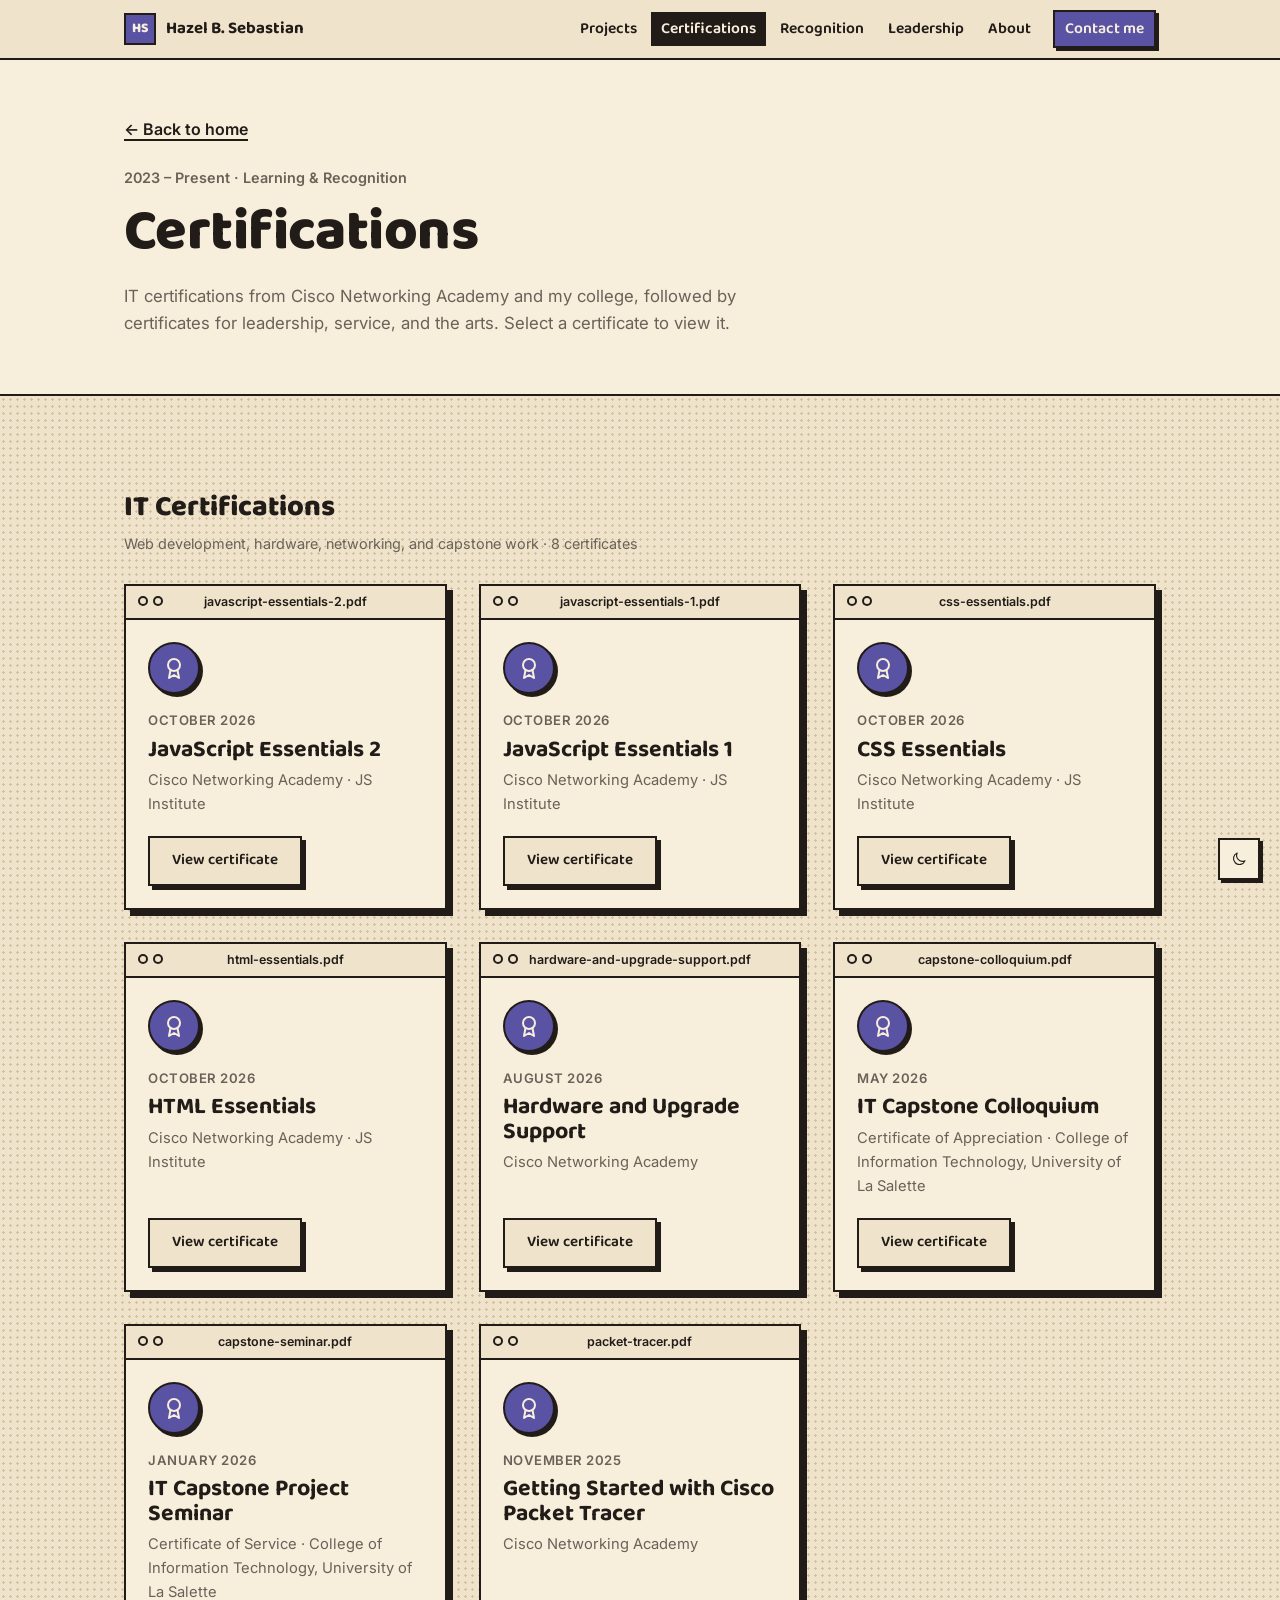
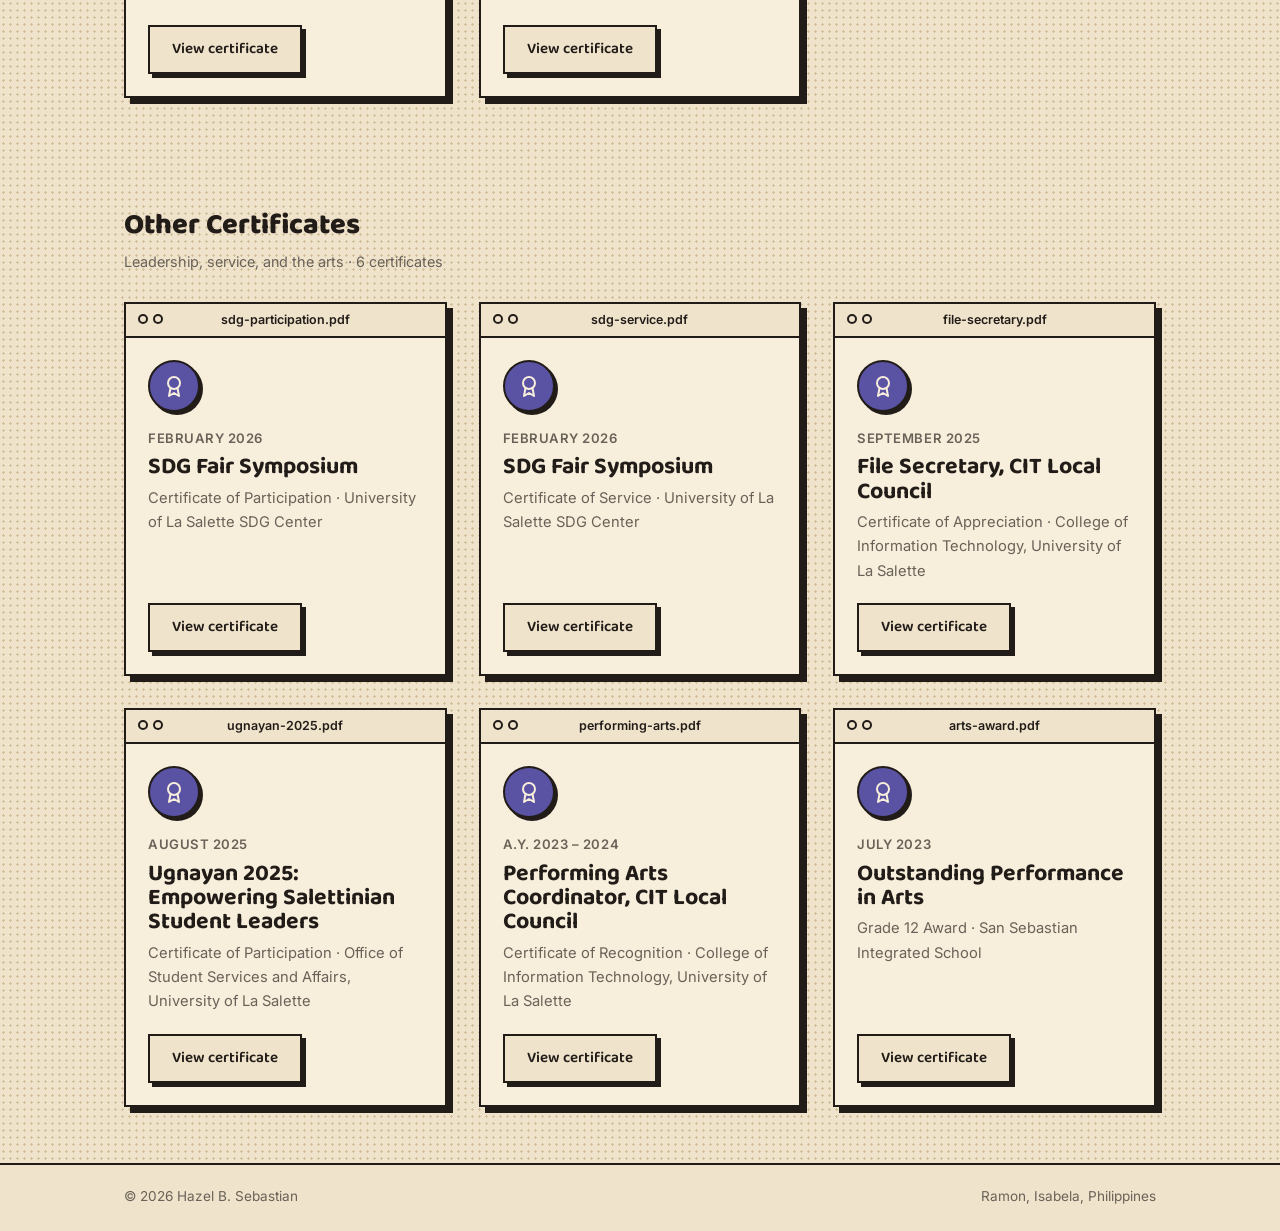
<file: certifications.html>
<!DOCTYPE html>
<html lang="en">
<head>
  <meta charset="UTF-8">
  <meta name="viewport" content="width=device-width, initial-scale=1.0">
  <meta name="description" content="IT certifications and other certificates earned by Hazel B. Sebastian.">
  <title>Certifications — Hazel B. Sebastian</title>
  <link rel="preconnect" href="https://fonts.googleapis.com">
  <link rel="preconnect" href="https://fonts.gstatic.com" crossorigin>
  <link rel="stylesheet" href="https://fonts.googleapis.com/css2?family=Baloo+2:wght@500;600;700;800&family=Inter:wght@400;500;600&display=swap">
  <link rel="stylesheet" href="style.css?v=42">
  <script>
    // Apply a saved theme before the page paints, so it doesn't flash
    try {
      var savedTheme = localStorage.getItem('theme');
      if (savedTheme === 'light' || savedTheme === 'dark') {
        document.documentElement.setAttribute('data-theme', savedTheme);
      }
    } catch (e) {}
  </script>
</head>
<body>

  <header class="site-header">
    <div class="site-header-inner">
      <a class="brand" href="index.html"><span class="brand-mark">HS</span>Hazel B. Sebastian</a>
      <button class="menu-toggle" id="menu-toggle" type="button" aria-label="Open menu" aria-expanded="false" aria-controls="site-nav">
        <svg class="icon-open" viewBox="0 0 24 24" width="22" height="22" fill="none" stroke="currentColor" stroke-width="2" stroke-linecap="round" aria-hidden="true"><path d="M4 7h16M4 12h16M4 17h16"/></svg>
        <svg class="icon-close" viewBox="0 0 24 24" width="22" height="22" fill="none" stroke="currentColor" stroke-width="2" stroke-linecap="round" aria-hidden="true"><path d="M6 6l12 12M18 6L6 18"/></svg>
      </button>
      <nav id="site-nav">
        <a href="index.html#projects">Projects</a>
        <a class="is-active" href="certifications.html" aria-current="page">Certifications</a>
        <a href="index.html#recognition">Recognition</a>
        <a href="index.html#leadership">Leadership</a>
        <a href="index.html#about">About</a>
        <a class="nav-cta" href="index.html#contact">Contact me</a>
      </nav>
    </div>
  </header>

  <main id="top">

    <section class="wrap page-intro">
      <a class="back-link text-link" href="index.html#certifications">← Back to home</a>
      <p class="eyebrow">2023 – Present · Learning &amp; Recognition</p>
      <h1 class="page-title">Certifications</h1>
      <p class="lead">
        IT certifications from Cisco Networking Academy and my college, followed by certificates
        for leadership, service, and the arts. Select a certificate to view it.
      </p>
    </section>

    <div class="desk">

      <section class="wrap">
        <div class="collection-head">
          <h2 class="collection-title">IT Certifications</h2>
          <p class="collection-note">Web development, hardware, networking, and capstone work · 8 certificates</p>
        </div>
        <p class="swipe-hint" aria-hidden="true">Swipe to see more →</p>
        <div class="cards cards--swipe">

          <article class="window">
            <div class="window-bar">javascript-essentials-2.pdf</div>
            <div class="window-body">
              <div class="cert-seal" aria-hidden="true">
                <svg viewBox="0 0 24 24" width="24" height="24" fill="none" stroke-width="2" stroke-linecap="round" stroke-linejoin="round"><circle cx="12" cy="9" r="6"/><path d="M8.5 14 7 22l5-3 5 3-1.5-8"/></svg>
              </div>
              <p class="card-meta">October 2026</p>
              <h3>JavaScript Essentials 2</h3>
              <p class="role">Cisco Networking Academy · JS Institute</p>
              <p class="card-action"><a class="button button--plain" href="certificates/javascript-essentials-2.pdf" target="_blank" rel="noopener">View certificate</a></p>
            </div>
          </article>

          <article class="window">
            <div class="window-bar">javascript-essentials-1.pdf</div>
            <div class="window-body">
              <div class="cert-seal" aria-hidden="true">
                <svg viewBox="0 0 24 24" width="24" height="24" fill="none" stroke-width="2" stroke-linecap="round" stroke-linejoin="round"><circle cx="12" cy="9" r="6"/><path d="M8.5 14 7 22l5-3 5 3-1.5-8"/></svg>
              </div>
              <p class="card-meta">October 2026</p>
              <h3>JavaScript Essentials 1</h3>
              <p class="role">Cisco Networking Academy · JS Institute</p>
              <p class="card-action"><a class="button button--plain" href="certificates/javascript-essentials-1.pdf" target="_blank" rel="noopener">View certificate</a></p>
            </div>
          </article>

          <article class="window">
            <div class="window-bar">css-essentials.pdf</div>
            <div class="window-body">
              <div class="cert-seal" aria-hidden="true">
                <svg viewBox="0 0 24 24" width="24" height="24" fill="none" stroke-width="2" stroke-linecap="round" stroke-linejoin="round"><circle cx="12" cy="9" r="6"/><path d="M8.5 14 7 22l5-3 5 3-1.5-8"/></svg>
              </div>
              <p class="card-meta">October 2026</p>
              <h3>CSS Essentials</h3>
              <p class="role">Cisco Networking Academy · JS Institute</p>
              <p class="card-action"><a class="button button--plain" href="certificates/css-essentials.pdf" target="_blank" rel="noopener">View certificate</a></p>
            </div>
          </article>

          <article class="window">
            <div class="window-bar">html-essentials.pdf</div>
            <div class="window-body">
              <div class="cert-seal" aria-hidden="true">
                <svg viewBox="0 0 24 24" width="24" height="24" fill="none" stroke-width="2" stroke-linecap="round" stroke-linejoin="round"><circle cx="12" cy="9" r="6"/><path d="M8.5 14 7 22l5-3 5 3-1.5-8"/></svg>
              </div>
              <p class="card-meta">October 2026</p>
              <h3>HTML Essentials</h3>
              <p class="role">Cisco Networking Academy · JS Institute</p>
              <p class="card-action"><a class="button button--plain" href="certificates/html-essentials.pdf" target="_blank" rel="noopener">View certificate</a></p>
            </div>
          </article>

          <article class="window">
            <div class="window-bar">hardware-and-upgrade-support.pdf</div>
            <div class="window-body">
              <div class="cert-seal" aria-hidden="true">
                <svg viewBox="0 0 24 24" width="24" height="24" fill="none" stroke-width="2" stroke-linecap="round" stroke-linejoin="round"><circle cx="12" cy="9" r="6"/><path d="M8.5 14 7 22l5-3 5 3-1.5-8"/></svg>
              </div>
              <p class="card-meta">August 2026</p>
              <h3>Hardware and Upgrade Support</h3>
              <p class="role">Cisco Networking Academy</p>
              <p class="card-action"><a class="button button--plain" href="certificates/hardware-and-upgrade-support.pdf" target="_blank" rel="noopener">View certificate</a></p>
            </div>
          </article>

          <article class="window">
            <div class="window-bar">capstone-colloquium.pdf</div>
            <div class="window-body">
              <div class="cert-seal" aria-hidden="true">
                <svg viewBox="0 0 24 24" width="24" height="24" fill="none" stroke-width="2" stroke-linecap="round" stroke-linejoin="round"><circle cx="12" cy="9" r="6"/><path d="M8.5 14 7 22l5-3 5 3-1.5-8"/></svg>
              </div>
              <p class="card-meta">May 2026</p>
              <h3>IT Capstone Colloquium</h3>
              <p class="role">Certificate of Appreciation · College of Information Technology, University of La Salette</p>
              <p class="card-action"><a class="button button--plain" href="certificates/capstone-colloquium.pdf" target="_blank" rel="noopener">View certificate</a></p>
            </div>
          </article>

          <article class="window">
            <div class="window-bar">capstone-seminar.pdf</div>
            <div class="window-body">
              <div class="cert-seal" aria-hidden="true">
                <svg viewBox="0 0 24 24" width="24" height="24" fill="none" stroke-width="2" stroke-linecap="round" stroke-linejoin="round"><circle cx="12" cy="9" r="6"/><path d="M8.5 14 7 22l5-3 5 3-1.5-8"/></svg>
              </div>
              <p class="card-meta">January 2026</p>
              <h3>IT Capstone Project Seminar</h3>
              <p class="role">Certificate of Service · College of Information Technology, University of La Salette</p>
              <p class="card-action"><a class="button button--plain" href="certificates/capstone-seminar.pdf" target="_blank" rel="noopener">View certificate</a></p>
            </div>
          </article>

          <article class="window">
            <div class="window-bar">packet-tracer.pdf</div>
            <div class="window-body">
              <div class="cert-seal" aria-hidden="true">
                <svg viewBox="0 0 24 24" width="24" height="24" fill="none" stroke-width="2" stroke-linecap="round" stroke-linejoin="round"><circle cx="12" cy="9" r="6"/><path d="M8.5 14 7 22l5-3 5 3-1.5-8"/></svg>
              </div>
              <p class="card-meta">November 2025</p>
              <h3>Getting Started with Cisco Packet Tracer</h3>
              <p class="role">Cisco Networking Academy</p>
              <p class="card-action"><a class="button button--plain" href="certificates/getting-started-with-cisco-packet-tracer.pdf" target="_blank" rel="noopener">View certificate</a></p>
            </div>
          </article>

        </div>
      </section>

      <section class="wrap">
        <div class="collection-head">
          <h2 class="collection-title">Other Certificates</h2>
          <p class="collection-note">Leadership, service, and the arts · 6 certificates</p>
        </div>
        <p class="swipe-hint" aria-hidden="true">Swipe to see more →</p>
        <div class="cards cards--swipe">

          <article class="window">
            <div class="window-bar">sdg-participation.pdf</div>
            <div class="window-body">
              <div class="cert-seal" aria-hidden="true">
                <svg viewBox="0 0 24 24" width="24" height="24" fill="none" stroke-width="2" stroke-linecap="round" stroke-linejoin="round"><circle cx="12" cy="9" r="6"/><path d="M8.5 14 7 22l5-3 5 3-1.5-8"/></svg>
              </div>
              <p class="card-meta">February 2026</p>
              <h3>SDG Fair Symposium</h3>
              <p class="role">Certificate of Participation · University of La Salette SDG Center</p>
              <p class="card-action"><a class="button button--plain" href="certificates/sdg-participation.pdf" target="_blank" rel="noopener">View certificate</a></p>
            </div>
          </article>

          <article class="window">
            <div class="window-bar">sdg-service.pdf</div>
            <div class="window-body">
              <div class="cert-seal" aria-hidden="true">
                <svg viewBox="0 0 24 24" width="24" height="24" fill="none" stroke-width="2" stroke-linecap="round" stroke-linejoin="round"><circle cx="12" cy="9" r="6"/><path d="M8.5 14 7 22l5-3 5 3-1.5-8"/></svg>
              </div>
              <p class="card-meta">February 2026</p>
              <h3>SDG Fair Symposium</h3>
              <p class="role">Certificate of Service · University of La Salette SDG Center</p>
              <p class="card-action"><a class="button button--plain" href="certificates/sdg-service.pdf" target="_blank" rel="noopener">View certificate</a></p>
            </div>
          </article>

          <article class="window">
            <div class="window-bar">file-secretary.pdf</div>
            <div class="window-body">
              <div class="cert-seal" aria-hidden="true">
                <svg viewBox="0 0 24 24" width="24" height="24" fill="none" stroke-width="2" stroke-linecap="round" stroke-linejoin="round"><circle cx="12" cy="9" r="6"/><path d="M8.5 14 7 22l5-3 5 3-1.5-8"/></svg>
              </div>
              <p class="card-meta">September 2025</p>
              <h3>File Secretary, CIT Local Council</h3>
              <p class="role">Certificate of Appreciation · College of Information Technology, University of La Salette</p>
              <p class="card-action"><a class="button button--plain" href="certificates/file-secretary.pdf" target="_blank" rel="noopener">View certificate</a></p>
            </div>
          </article>

          <article class="window">
            <div class="window-bar">ugnayan-2025.pdf</div>
            <div class="window-body">
              <div class="cert-seal" aria-hidden="true">
                <svg viewBox="0 0 24 24" width="24" height="24" fill="none" stroke-width="2" stroke-linecap="round" stroke-linejoin="round"><circle cx="12" cy="9" r="6"/><path d="M8.5 14 7 22l5-3 5 3-1.5-8"/></svg>
              </div>
              <p class="card-meta">August 2025</p>
              <h3>Ugnayan 2025: Empowering Salettinian Student Leaders</h3>
              <p class="role">Certificate of Participation · Office of Student Services and Affairs, University of La Salette</p>
              <p class="card-action"><a class="button button--plain" href="certificates/ugnayan-2025.pdf" target="_blank" rel="noopener">View certificate</a></p>
            </div>
          </article>

          <article class="window">
            <div class="window-bar">performing-arts.pdf</div>
            <div class="window-body">
              <div class="cert-seal" aria-hidden="true">
                <svg viewBox="0 0 24 24" width="24" height="24" fill="none" stroke-width="2" stroke-linecap="round" stroke-linejoin="round"><circle cx="12" cy="9" r="6"/><path d="M8.5 14 7 22l5-3 5 3-1.5-8"/></svg>
              </div>
              <p class="card-meta">A.Y. 2023 – 2024</p>
              <h3>Performing Arts Coordinator, CIT Local Council</h3>
              <p class="role">Certificate of Recognition · College of Information Technology, University of La Salette</p>
              <p class="card-action"><a class="button button--plain" href="certificates/performing-arts.pdf" target="_blank" rel="noopener">View certificate</a></p>
            </div>
          </article>

          <article class="window">
            <div class="window-bar">arts-award.pdf</div>
            <div class="window-body">
              <div class="cert-seal" aria-hidden="true">
                <svg viewBox="0 0 24 24" width="24" height="24" fill="none" stroke-width="2" stroke-linecap="round" stroke-linejoin="round"><circle cx="12" cy="9" r="6"/><path d="M8.5 14 7 22l5-3 5 3-1.5-8"/></svg>
              </div>
              <p class="card-meta">July 2023</p>
              <h3>Outstanding Performance in Arts</h3>
              <p class="role">Grade 12 Award · San Sebastian Integrated School</p>
              <p class="card-action"><a class="button button--plain" href="certificates/arts-award.pdf" target="_blank" rel="noopener">View certificate</a></p>
            </div>
          </article>

        </div>
      </section>

    </div>

  </main>

  <footer class="site-footer">
    <div class="wrap">
      <p>© 2026 Hazel B. Sebastian</p>
      <p>Ramon, Isabela, Philippines</p>
    </div>
  </footer>

  <div class="floating-actions">
    <button class="float-button" id="to-top" type="button" aria-label="Back to top" title="Back to top" hidden>
      <svg viewBox="0 0 24 24" width="18" height="18" fill="none" stroke="currentColor" stroke-width="1.5" stroke-linecap="round" stroke-linejoin="round" aria-hidden="true"><path d="M12 19V5M6 11l6-6 6 6"/></svg>
    </button>
    <button class="float-button" id="theme-toggle" type="button" aria-label="Switch to dark mode"></button>
  </div>

  <script>
    (function () {
      var root = document.documentElement;
      var button = document.getElementById('theme-toggle');
      var deviceDark = window.matchMedia('(prefers-color-scheme: dark)');

      function currentTheme() {
        return root.getAttribute('data-theme') || (deviceDark.matches ? 'dark' : 'light');
      }

      // The button names the mode it switches to
      var sunIcon = '<svg viewBox="0 0 24 24" width="18" height="18" fill="none" stroke="currentColor" stroke-width="1.5" stroke-linecap="round" aria-hidden="true"><circle cx="12" cy="12" r="4"/><path d="M12 2v2M12 20v2M4.9 4.9l1.4 1.4M17.7 17.7l1.4 1.4M2 12h2M20 12h2M4.9 19.1l1.4-1.4M17.7 6.3l1.4-1.4"/></svg>';
      var moonIcon = '<svg viewBox="0 0 24 24" width="18" height="18" fill="none" stroke="currentColor" stroke-width="1.5" stroke-linejoin="round" aria-hidden="true"><path d="M20 14.5A8 8 0 0 1 9.5 4a8 8 0 1 0 10.5 10.5z"/></svg>';

      // The button shows the icon of the mode it switches to
      function updateLabel() {
        var toLight = currentTheme() === 'dark';
        button.innerHTML = toLight ? sunIcon : moonIcon;
        button.setAttribute('aria-label', toLight ? 'Switch to light mode' : 'Switch to dark mode');
        button.title = toLight ? 'Light mode' : 'Dark mode';
      }

      button.addEventListener('click', function () {
        var next = currentTheme() === 'dark' ? 'light' : 'dark';
        root.setAttribute('data-theme', next);
        try { localStorage.setItem('theme', next); } catch (e) {}
        updateLabel();
      });

      deviceDark.addEventListener('change', updateLabel);
      updateLabel();

      // The back-to-top button appears once the page is scrolled well down
      var toTop = document.getElementById('to-top');

      function updateToTop() {
        toTop.hidden = window.scrollY < 600;
      }

      toTop.addEventListener('click', function () {
        window.scrollTo({ top: 0 });
      });

      window.addEventListener('scroll', updateToTop, { passive: true });
      updateToTop();

      // On small screens the nav links sit behind a menu button
      var header = document.querySelector('.site-header');
      var menuToggle = document.getElementById('menu-toggle');

      function setMenu(open) {
        header.classList.toggle('is-open', open);
        menuToggle.setAttribute('aria-expanded', open ? 'true' : 'false');
        menuToggle.setAttribute('aria-label', open ? 'Close menu' : 'Open menu');
      }

      menuToggle.addEventListener('click', function () {
        setMenu(!header.classList.contains('is-open'));
      });

      header.querySelectorAll('nav a').forEach(function (link) {
        link.addEventListener('click', function () { setMenu(false); });
      });

      document.addEventListener('keydown', function (event) {
        if (event.key === 'Escape') setMenu(false);
      });
    })();
  </script>

</body>
</html>
</file>
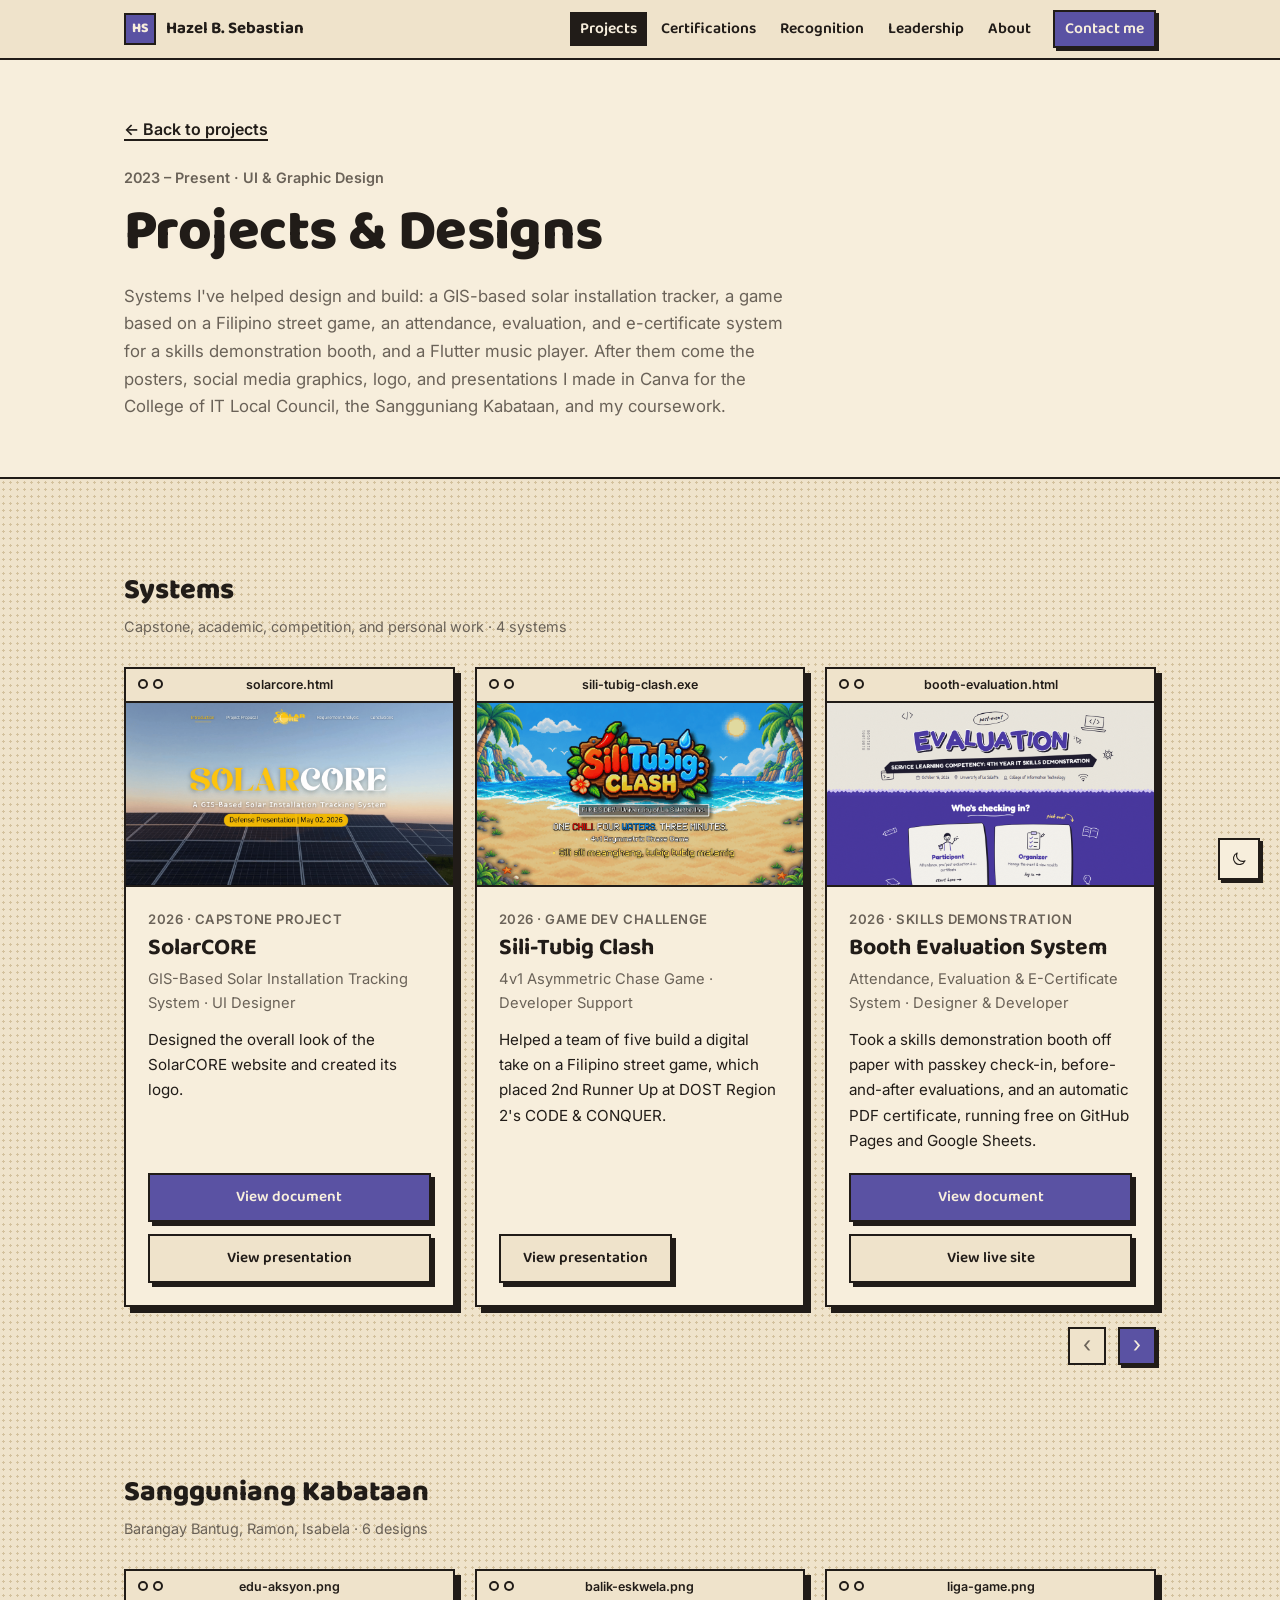
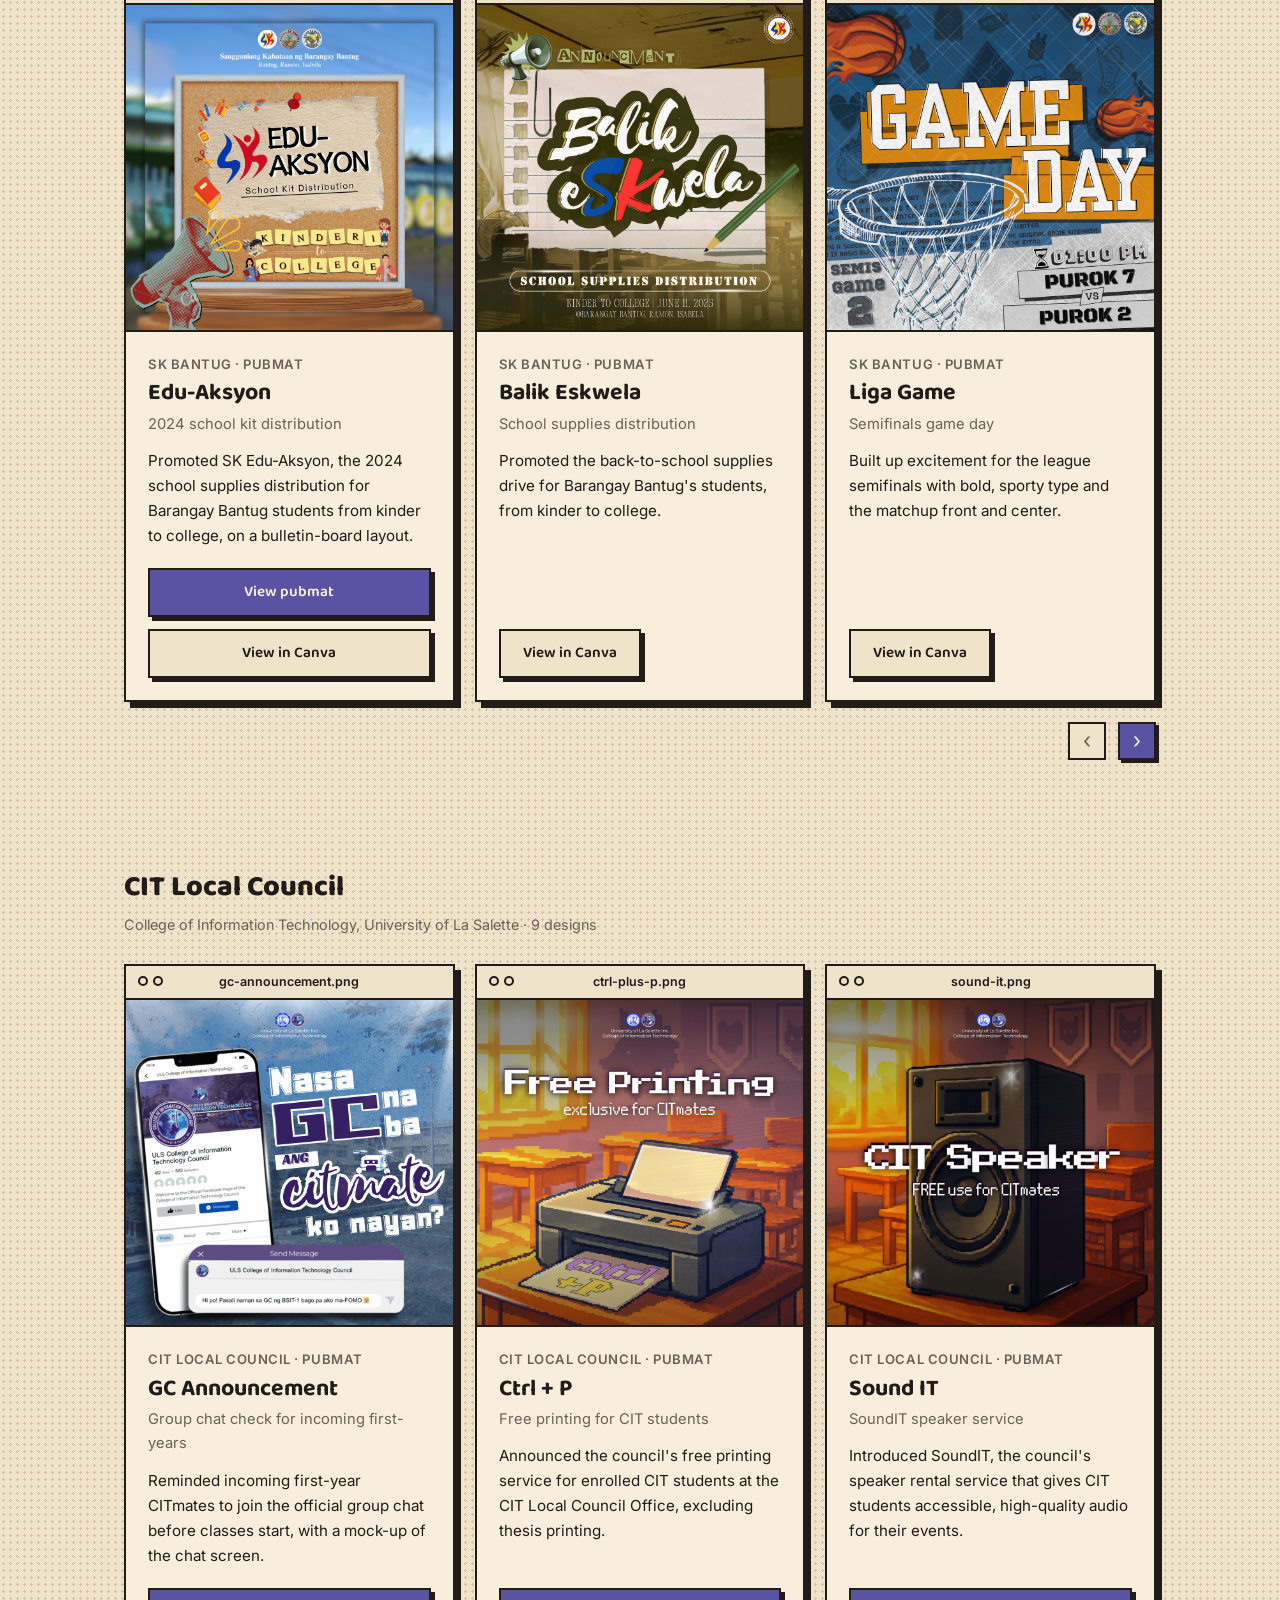
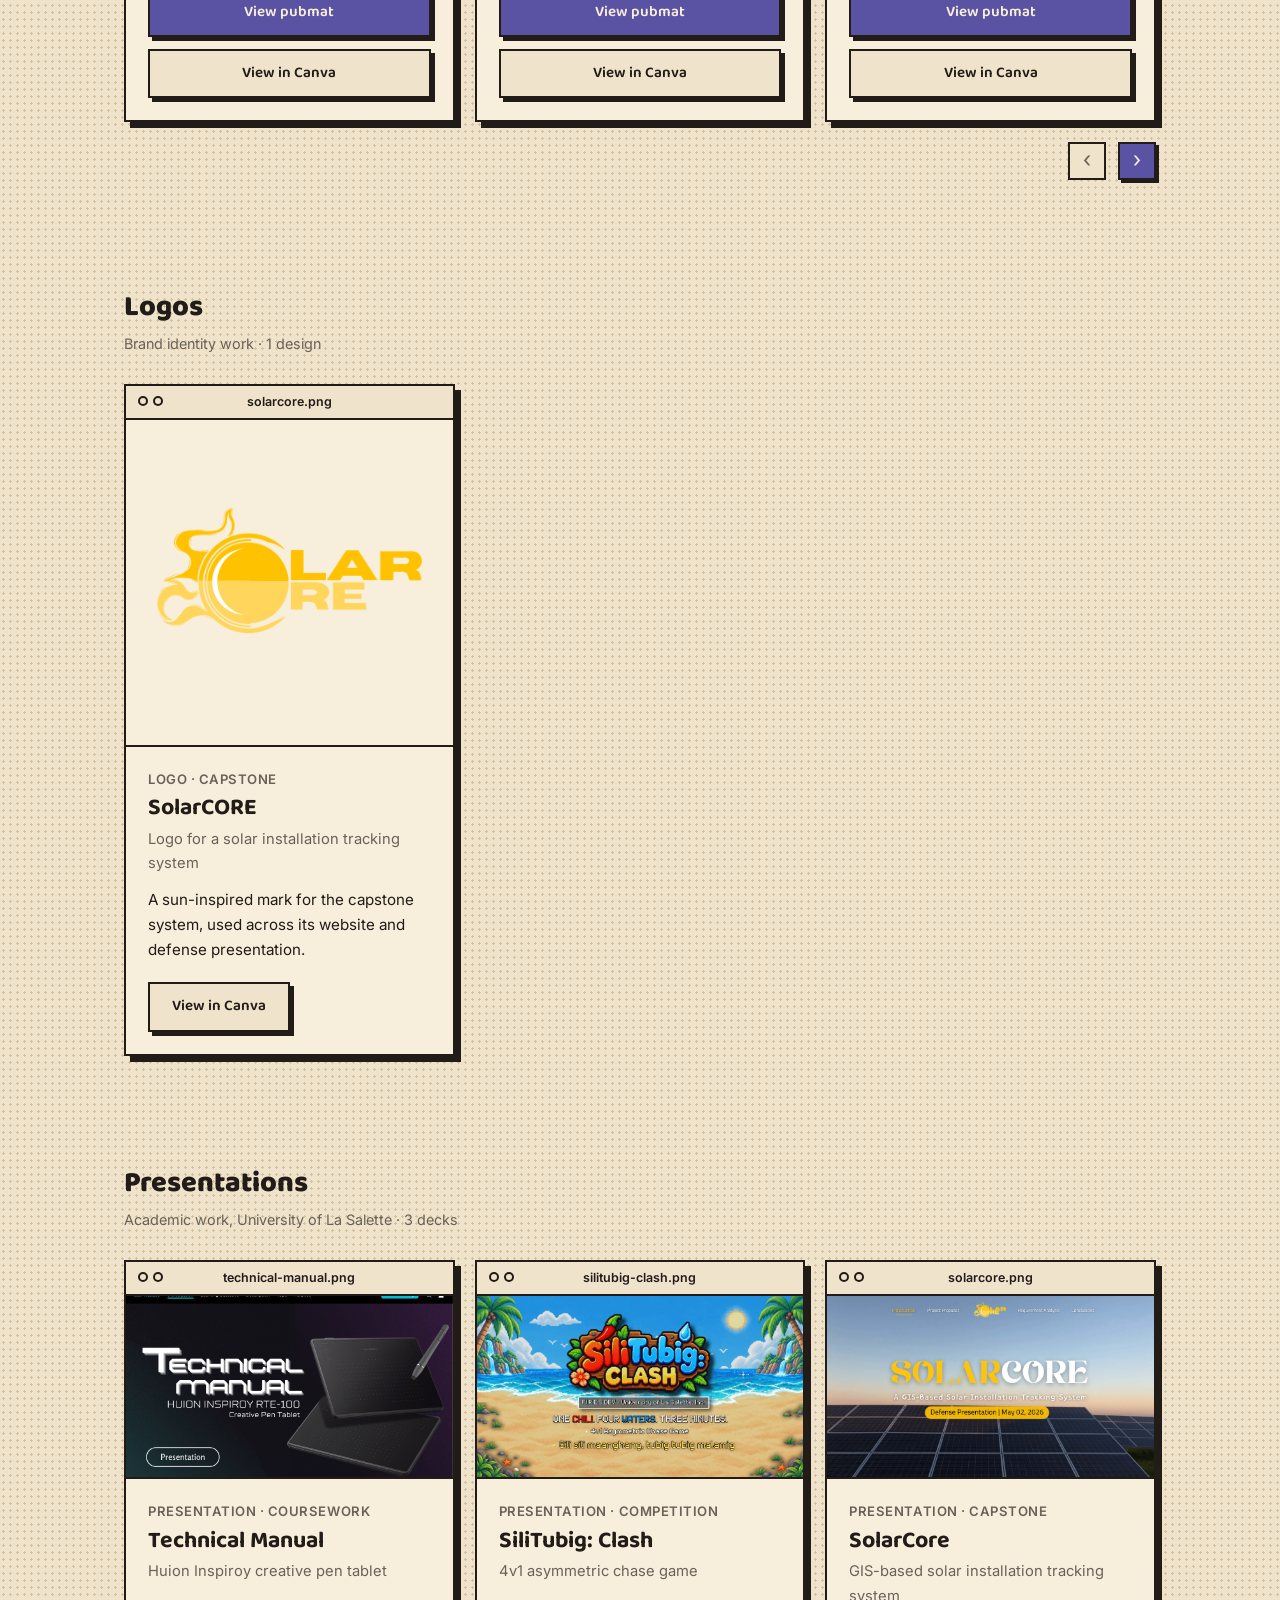
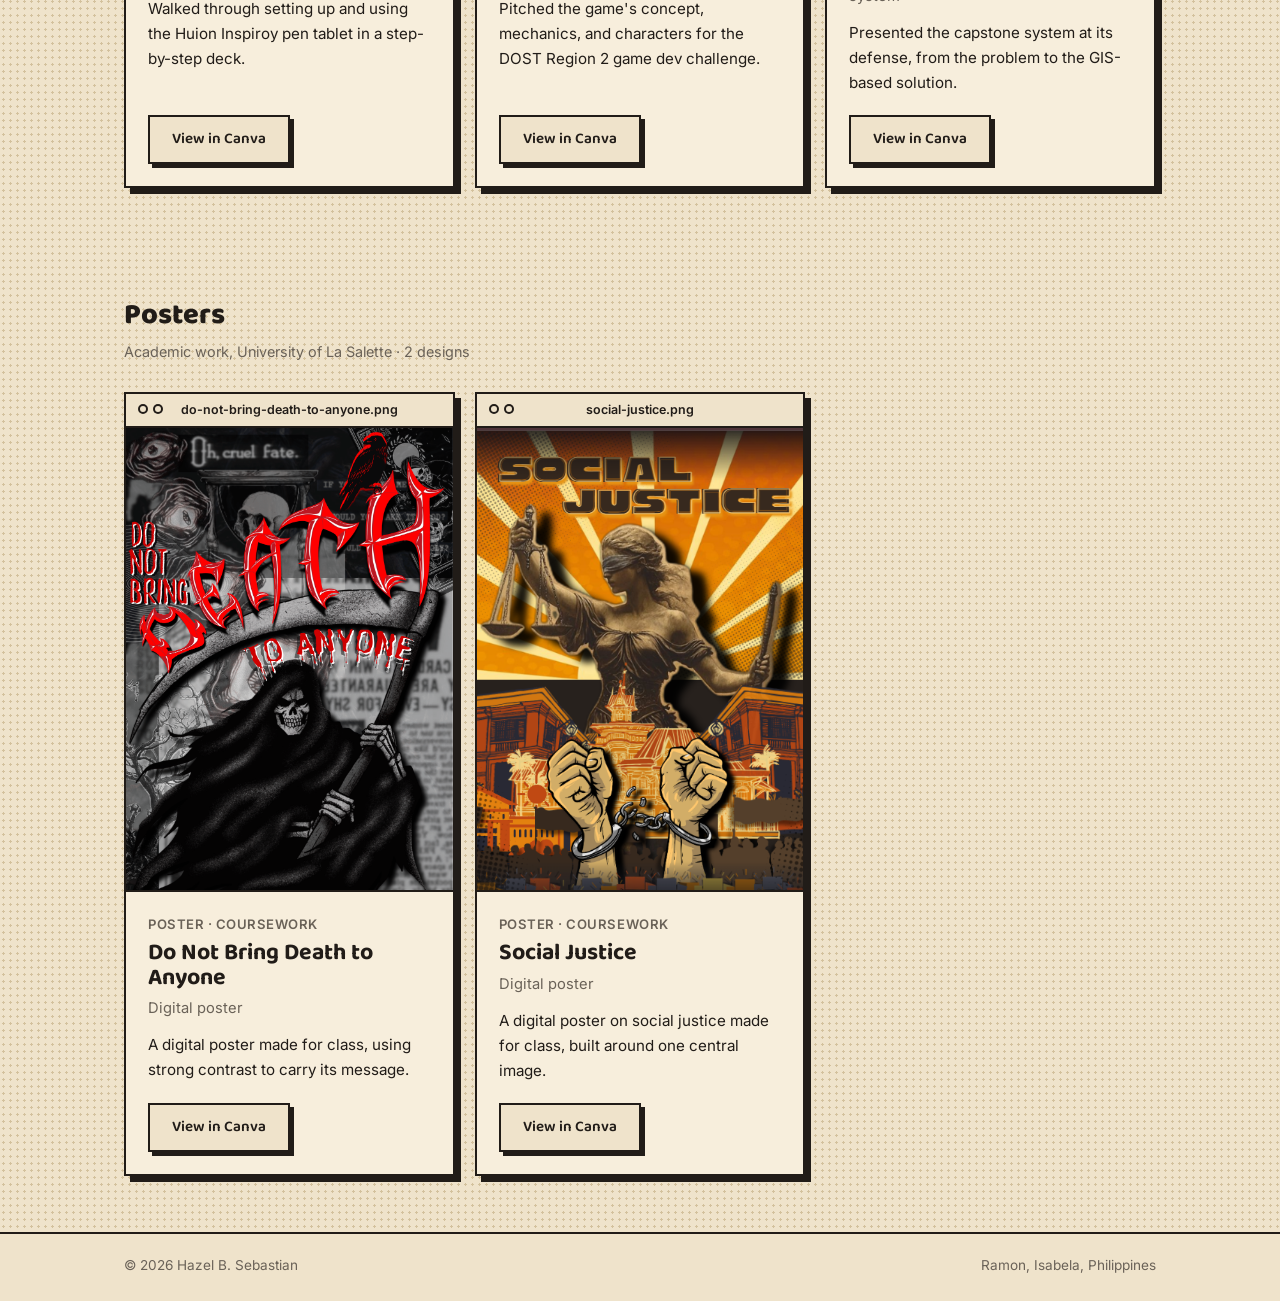
<file: publications.html>
<!DOCTYPE html>
<html lang="en">
<head>
  <meta charset="UTF-8">
  <meta name="viewport" content="width=device-width, initial-scale=1.0">
  <meta name="description" content="Projects, publication materials, and graphic designs by Hazel B. Sebastian.">
  <title>Projects &amp; Designs — Hazel B. Sebastian</title>
  <link rel="preconnect" href="https://fonts.googleapis.com">
  <link rel="preconnect" href="https://fonts.gstatic.com" crossorigin>
  <link rel="stylesheet" href="https://fonts.googleapis.com/css2?family=Baloo+2:wght@500;600;700;800&family=Inter:wght@400;500;600&display=swap">
  <link rel="stylesheet" href="style.css?v=42">
  <script>
    // Apply a saved theme before the page paints, so it doesn't flash
    try {
      var savedTheme = localStorage.getItem('theme');
      if (savedTheme === 'light' || savedTheme === 'dark') {
        document.documentElement.setAttribute('data-theme', savedTheme);
      }
    } catch (e) {}
  </script>
</head>
<body>

  <header class="site-header">
    <div class="site-header-inner">
      <a class="brand" href="index.html"><span class="brand-mark">HS</span>Hazel B. Sebastian</a>
      <button class="menu-toggle" id="menu-toggle" type="button" aria-label="Open menu" aria-expanded="false" aria-controls="site-nav">
        <svg class="icon-open" viewBox="0 0 24 24" width="22" height="22" fill="none" stroke="currentColor" stroke-width="2" stroke-linecap="round" aria-hidden="true"><path d="M4 7h16M4 12h16M4 17h16"/></svg>
        <svg class="icon-close" viewBox="0 0 24 24" width="22" height="22" fill="none" stroke="currentColor" stroke-width="2" stroke-linecap="round" aria-hidden="true"><path d="M6 6l12 12M18 6L6 18"/></svg>
      </button>
      <nav id="site-nav">
        <a class="is-active" href="index.html#projects" aria-current="true">Projects</a>
        <a href="index.html#certifications">Certifications</a>
        <a href="index.html#recognition">Recognition</a>
        <a href="index.html#leadership">Leadership</a>
        <a href="index.html#about">About</a>
        <a class="nav-cta" href="index.html#contact">Contact me</a>
      </nav>
    </div>
  </header>

  <main id="top">

    <section class="wrap page-intro">
      <a class="back-link text-link" href="index.html#projects">← Back to projects</a>
      <p class="eyebrow">2023 – Present · UI &amp; Graphic Design</p>
      <h1 class="page-title">Projects &amp; Designs</h1>
      <p class="lead">
        Systems I've helped design and build: a GIS-based solar installation tracker, a game based on a
        Filipino street game, an attendance, evaluation, and e-certificate system for a skills
        demonstration booth, and a Flutter music player. After them come the posters, social media graphics, logo, and presentations
        I made in Canva for the College of IT Local Council, the Sangguniang Kabataan, and my coursework.
      </p>
    </section>

    <div class="desk">

      <section class="wrap">
        <div class="project-head">
          <h2 class="collection-title">Systems</h2>
          <p class="collection-note">Capstone, academic, competition, and personal work · 4 systems</p>
        </div>
        <div class="carousel">
          <div class="carousel-track">

          <article class="window">
            <div class="window-bar">solarcore.html</div>
            <img class="window-media" src="images/publications/Presentation03.png" alt="SolarCORE presentation cover" loading="lazy" width="1024" height="576">
            <div class="window-body">
              <p class="card-meta">2026 · Capstone Project</p>
              <h3>SolarCORE</h3>
              <p class="role">GIS-Based Solar Installation Tracking System · UI Designer</p>
              <p>Designed the overall look of the SolarCORE website and created its logo.</p>
              <div class="card-action button-row">
                <a class="button" href="https://stfcrz11.github.io/SolarCORE_docs/credits.html" target="_blank" rel="noopener">View document</a>
                <a class="button button--plain" href="https://canva.link/pmqcrvxscxm5jf8" target="_blank" rel="noopener">View presentation</a>
              </div>
            </div>
          </article>

          <article class="window">
            <div class="window-bar">sili-tubig-clash.exe</div>
            <img class="window-media" src="images/publications/Presentation02.png" alt="Sili-Tubig Clash presentation cover" loading="lazy" width="1024" height="576">
            <div class="window-body">
              <p class="card-meta">2026 · Game Dev Challenge</p>
              <h3>Sili-Tubig Clash</h3>
              <p class="role">4v1 Asymmetric Chase Game · Developer Support</p>
              <p>Helped a team of five build a digital take on a Filipino street game, which placed 2nd Runner Up at DOST Region 2's CODE &amp; CONQUER.</p>
              <p class="card-action"><a class="button button--plain" href="https://canva.link/0mgmvub9hy87hjp" target="_blank" rel="noopener">View presentation</a></p>
            </div>
          </article>

          <article class="window">
            <div class="window-bar">booth-evaluation.html</div>
            <img class="window-media" src="images/projects/booth-evaluation.png" alt="Booth Evaluation System home screen, asking who's checking in" loading="lazy" width="1024" height="576">
            <div class="window-body">
              <p class="card-meta">2026 · Skills Demonstration</p>
              <h3>Booth Evaluation System</h3>
              <p class="role">Attendance, Evaluation &amp; E-Certificate System · Designer &amp; Developer</p>
              <p>Took a skills demonstration booth off paper with passkey check-in, before-and-after evaluations, and an automatic PDF certificate, running free on GitHub Pages and Google Sheets.</p>
              <div class="card-action button-row">
                <a class="button" href="https://hazelbsebastian.github.io/booth-evaluation/project.html" target="_blank" rel="noopener">View document</a>
                <a class="button button--plain" href="https://hazelbsebastian.github.io/booth-evaluation/" target="_blank" rel="noopener">View live site</a>
              </div>
            </div>
          </article>

          <article class="window">
            <div class="window-bar">our-playlist.apk</div>
            <img class="window-media" src="images/projects/our-playlist.png" alt="OUR PLAYLIST project page, with music bars above the title and the tagline sharing is caring" loading="lazy" width="1024" height="576">
            <div class="window-body">
              <p class="card-meta">2026 · Flutter App</p>
              <h3>Our Playlist</h3>
              <p class="role">Minimalist Music Player · Designer &amp; Developer</p>
              <p>Built a black-and-white Flutter music player with 23 OPM and indie love songs, lyrics, a short story behind each track, and a light/dark theme.</p>
              <div class="card-action button-row">
                <a class="button" href="our-playlist/" target="_blank" rel="noopener">View document</a>
                <a class="button button--plain" href="https://drive.google.com/file/d/1aCli70hqyZXBxI4uNmpX9YW0TIeEmKK2/view?usp=sharing" target="_blank" rel="noopener">Download APK</a>
              </div>
            </div>
          </article>

          </div>
          <div class="carousel-controls">
            <button class="carousel-button" type="button" data-dir="-1" aria-label="Previous systems">&#8249;</button>
            <button class="carousel-button" type="button" data-dir="1" aria-label="Next systems">&#8250;</button>
          </div>
        </div>
      </section>


    <section class="wrap">
      <div class="collection">
        <div class="collection-head">
          <h2 class="collection-title">Sangguniang Kabataan</h2>
          <p class="collection-note">Barangay Bantug, Ramon, Isabela · 6 designs</p>
        </div>

        <!-- SAMPLE descriptions on the design cards below: replace them with your own. -->
        <div class="carousel">
          <div class="carousel-track">

          <article class="window gallery-card">
            <div class="window-bar">edu-aksyon.png</div>
            <img class="window-media" src="images/publications/SKPubmat01.png" alt="Edu-Aksyon design preview" loading="lazy" width="1024" height="1024">
            <div class="window-body">
              <p class="card-meta">SK Bantug · Pubmat</p>
              <h3>Edu-Aksyon</h3>
              <p class="role">2024 school kit distribution</p>
              <p>Promoted SK Edu-Aksyon, the 2024 school supplies distribution for Barangay Bantug students from kinder to college, on a bulletin-board layout.</p>
              <div class="card-action button-row">
                <a class="button" href="https://www.facebook.com/share/r/1K5ekvKC6v/" target="_blank" rel="noopener">View pubmat</a>
                <a class="button button--plain" href="https://canva.link/pfxha88m9efg4ml" target="_blank" rel="noopener">View in Canva</a>
              </div>
            </div>
          </article>

          <article class="window gallery-card">
            <div class="window-bar">balik-eskwela.png</div>
            <img class="window-media" src="images/publications/SKPubmat02.png" alt="Balik Eskwela design preview" loading="lazy" width="1024" height="1024">
            <div class="window-body">
              <p class="card-meta">SK Bantug · Pubmat</p>
              <h3>Balik Eskwela</h3>
              <p class="role">School supplies distribution</p>
              <p>Promoted the back-to-school supplies drive for Barangay Bantug's students, from kinder to college.</p>
              <p class="card-action"><a class="button button--plain" href="https://canva.link/dnkeacbmpbkzqze" target="_blank" rel="noopener">View in Canva</a></p>
            </div>
          </article>

          <article class="window gallery-card">
            <div class="window-bar">liga-game.png</div>
            <img class="window-media" src="images/publications/SKPubmat03.png" alt="Liga Game design preview" loading="lazy" width="1024" height="1024">
            <div class="window-body">
              <p class="card-meta">SK Bantug · Pubmat</p>
              <h3>Liga Game</h3>
              <p class="role">Semifinals game day</p>
              <p>Built up excitement for the league semifinals with bold, sporty type and the matchup front and center.</p>
              <p class="card-action"><a class="button button--plain" href="https://canva.link/23zzzdwzeq9h2oj" target="_blank" rel="noopener">View in Canva</a></p>
            </div>
          </article>

          <article class="window gallery-card">
            <div class="window-bar">awarding-day.png</div>
            <img class="window-media" src="images/publications/SKPubmat04.png" alt="Awarding Day design preview" loading="lazy" width="1024" height="1024">
            <div class="window-body">
              <p class="card-meta">SK Bantug · Pubmat</p>
              <h3>Awarding Day</h3>
              <p class="role">Awarding ceremony</p>
              <p>Invited the community to the league's awarding ceremony, with the program details kept clear and simple.</p>
              <p class="card-action"><a class="button button--plain" href="https://canva.link/jsc5cn7k5gvnsrp" target="_blank" rel="noopener">View in Canva</a></p>
            </div>
          </article>

          <article class="window gallery-card">
            <div class="window-bar">beauty-pageant.png</div>
            <img class="window-media" src="images/publications/SKPubmat05.png" alt="Beauty Pageant design preview" loading="lazy" width="1024" height="1024">
            <div class="window-body">
              <p class="card-meta">SK Bantug · Pubmat</p>
              <h3>Beauty Pageant</h3>
              <p class="role">Search for Miss Bantugueña 2026</p>
              <p>Promoted the Search for Miss Bantugueña 2026 with an elegant layout fit for pageant night.</p>
              <p class="card-action"><a class="button button--plain" href="https://canva.link/7x5o1oak0qtt1t7" target="_blank" rel="noopener">View in Canva</a></p>
            </div>
          </article>

          <article class="window gallery-card">
            <div class="window-bar">nutrition-month.png</div>
            <img class="window-media" src="images/publications/SKPubmat06.png" alt="Nutrition Month design preview" loading="lazy" width="1024" height="1024">
            <div class="window-body">
              <p class="card-meta">SK Bantug · Pubmat</p>
              <h3>Nutrition Month</h3>
              <p class="role">52nd Nutrition Month</p>
              <p>Celebrated the 52nd Nutrition Month with a bright, friendly design that encourages healthy eating.</p>
              <p class="card-action"><a class="button button--plain" href="https://canva.link/7aacprm016sm22r" target="_blank" rel="noopener">View in Canva</a></p>
            </div>
          </article>

          </div>
          <div class="carousel-controls">
            <button class="carousel-button" type="button" data-dir="-1" aria-label="Previous designs">&#8249;</button>
            <button class="carousel-button" type="button" data-dir="1" aria-label="Next designs">&#8250;</button>
          </div>
        </div>
      </div>
    </section>

    <section class="wrap">
      <div class="collection">
        <div class="collection-head">
          <h2 class="collection-title">CIT Local Council</h2>
          <p class="collection-note">College of Information Technology, University of La Salette · 9 designs</p>
        </div>

        <div class="carousel">
          <div class="carousel-track">

          <article class="window gallery-card">
            <div class="window-bar">gc-announcement.png</div>
            <img class="window-media" src="images/publications/CITPubmat07.png" alt="GC Announcement design preview" loading="lazy" width="1024" height="1024">
            <div class="window-body">
              <p class="card-meta">CIT Local Council · Pubmat</p>
              <h3>GC Announcement</h3>
              <p class="role">Group chat check for incoming first-years</p>
              <p>Reminded incoming first-year CITmates to join the official group chat before classes start, with a mock-up of the chat screen.</p>
              <div class="card-action button-row">
                <a class="button" href="https://www.facebook.com/share/p/1K65NPuTcM/" target="_blank" rel="noopener">View pubmat</a>
                <a class="button button--plain" href="https://canva.link/ld384vbjp2m42lj" target="_blank" rel="noopener">View in Canva</a>
              </div>
            </div>
          </article>

          <article class="window gallery-card">
            <div class="window-bar">ctrl-plus-p.png</div>
            <img class="window-media" src="images/publications/CITPubmat08.png" alt="Ctrl + P design preview" loading="lazy" width="1024" height="1024">
            <div class="window-body">
              <p class="card-meta">CIT Local Council · Pubmat</p>
              <h3>Ctrl + P</h3>
              <p class="role">Free printing for CIT students</p>
              <p>Announced the council's free printing service for enrolled CIT students at the CIT Local Council Office, excluding thesis printing.</p>
              <div class="card-action button-row">
                <a class="button" href="https://www.facebook.com/share/p/1GrxKoQCd8/" target="_blank" rel="noopener">View pubmat</a>
                <a class="button button--plain" href="https://canva.link/6dgnyzpdn9q8kyl" target="_blank" rel="noopener">View in Canva</a>
              </div>
            </div>
          </article>

          <article class="window gallery-card">
            <div class="window-bar">sound-it.png</div>
            <img class="window-media" src="images/publications/CITPubmat09.png" alt="Sound IT design preview" loading="lazy" width="1024" height="1024">
            <div class="window-body">
              <p class="card-meta">CIT Local Council · Pubmat</p>
              <h3>Sound IT</h3>
              <p class="role">SoundIT speaker service</p>
              <p>Introduced SoundIT, the council's speaker rental service that gives CIT students accessible, high-quality audio for their events.</p>
              <div class="card-action button-row">
                <a class="button" href="https://www.facebook.com/share/p/1KyWJHCtiC/" target="_blank" rel="noopener">View pubmat</a>
                <a class="button button--plain" href="https://canva.link/ldqwarx29me5157" target="_blank" rel="noopener">View in Canva</a>
              </div>
            </div>
          </article>

          <article class="window gallery-card">
            <div class="window-bar">office-schedule.jpg</div>
            <img class="window-media" src="images/publications/CITPubmat15.jpg" alt="CIT Local Council Office Schedule design preview" loading="lazy" width="600" height="600">
            <div class="window-body">
              <p class="card-meta">CIT Local Council · Pubmat</p>
              <h3>Office Schedule</h3>
              <p class="role">CIT Local Council office hours</p>
              <p>Listed the CIT Local Council Office's hours for each weekday, so students know when to drop by for help or inquiries.</p>
              <p class="card-action"><a class="button" href="https://www.facebook.com/share/p/1JbxkkaFQL/" target="_blank" rel="noopener">View pubmat</a></p>
            </div>
          </article>

          <article class="window gallery-card">
            <div class="window-bar">keychain.png</div>
            <img class="window-media" src="images/publications/CITPubmat10.png" alt="Keychain design preview" loading="lazy" width="1024" height="1024">
            <div class="window-body">
              <p class="card-meta">CIT Local Council · Merch</p>
              <h3>Keychain</h3>
              <p class="role">Keychain merchandise</p>
              <p>Showcased the council's keychain merchandise so students could see each design before ordering.</p>
              <div class="card-action button-row">
                <a class="button" href="https://www.facebook.com/share/1DTDgWGYdd/" target="_blank" rel="noopener">View pubmat</a>
                <a class="button button--plain" href="https://canva.link/n0858x81k1dlkve" target="_blank" rel="noopener">View in Canva</a>
              </div>
            </div>
          </article>

          <article class="window gallery-card">
            <div class="window-bar">handypacks.png</div>
            <img class="window-media" src="images/publications/CITPubmat11.png" alt="Handypacks design preview" loading="lazy" width="1024" height="1024">
            <div class="window-body">
              <p class="card-meta">CIT Local Council · Merch</p>
              <h3>Handypacks</h3>
              <p class="role">Tote bag and pouch merchandise</p>
              <p>Presented the tote bag and pouch merchandise together in one clean product layout.</p>
              <div class="card-action button-row">
                <a class="button" href="https://www.facebook.com/share/1E7wgdirvV/" target="_blank" rel="noopener">View pubmat</a>
                <a class="button button--plain" href="https://canva.link/mpvxq1s87k43zwl" target="_blank" rel="noopener">View in Canva</a>
              </div>
            </div>
          </article>

          <article class="window gallery-card">
            <div class="window-bar">button-pin.png</div>
            <img class="window-media" src="images/publications/CITPubmat12.png" alt="Button Pin design preview" loading="lazy" width="1024" height="1024">
            <div class="window-body">
              <p class="card-meta">CIT Local Council · Merch</p>
              <h3>Button Pin</h3>
              <p class="role">Official CIT Button Pin merch</p>
              <p>Launched the official CIT Button Pin for pre-order: a simple, classic pin for every CITizen's bag, collar, or lanyard.</p>
              <div class="card-action button-row">
                <a class="button" href="https://www.facebook.com/share/p/1BrMoWLFwa/" target="_blank" rel="noopener">View pubmat</a>
                <a class="button button--plain" href="https://canva.link/naqy92yowxyxzey" target="_blank" rel="noopener">View in Canva</a>
              </div>
            </div>
          </article>

          <article class="window gallery-card">
            <div class="window-bar">department-shirt.png</div>
            <img class="window-media" src="images/publications/CITPubmat13.png" alt="Department Shirt design preview" loading="lazy" width="1024" height="1024">
            <div class="window-body">
              <p class="card-meta">CIT Local Council · Merch</p>
              <h3>Department Shirt</h3>
              <p class="role">Official departmental shirt pre-order</p>
              <p>Opened pre-orders for the official CIT departmental shirt, a ₱580 sublimation polo, with the price, sizes, and order period in one place.</p>
              <div class="card-action button-row">
                <a class="button" href="https://www.facebook.com/share/p/1Dvu1PubS6/" target="_blank" rel="noopener">View pubmat</a>
                <a class="button button--plain" href="https://canva.link/b1xjeygl5bhidof" target="_blank" rel="noopener">View in Canva</a>
              </div>
            </div>
          </article>

          <article class="window gallery-card">
            <div class="window-bar">cyber-alpha-and-cyber-luna.png</div>
            <img class="window-media" src="images/publications/CITPubmat14.png" alt="Cyber Alpha and Cyber Luna design preview" loading="lazy" width="1024" height="1024">
            <div class="window-body">
              <p class="card-meta">CIT Local Council · Merch</p>
              <h3>Cyber Alpha and Cyber Luna</h3>
              <p class="role">Sticker designs</p>
              <p>Designed a pair of mascot stickers that give the College of IT a friendly face.</p>
              <p class="card-action"><a class="button button--plain" href="https://canva.link/mxtz33ac1pm71zc" target="_blank" rel="noopener">View in Canva</a></p>
            </div>
          </article>

          </div>
          <div class="carousel-controls">
            <button class="carousel-button" type="button" data-dir="-1" aria-label="Previous designs">&#8249;</button>
            <button class="carousel-button" type="button" data-dir="1" aria-label="Next designs">&#8250;</button>
          </div>
        </div>
      </div>
    </section>

    <section class="wrap">
      <div class="collection">
        <div class="collection-head">
          <h2 class="collection-title">Logos</h2>
          <p class="collection-note">Brand identity work · 1 design</p>
        </div>

        <div class="carousel">
          <div class="carousel-track">

          <article class="window gallery-card gallery-card--logo">
            <div class="window-bar">solarcore.png</div>
            <img class="window-media" src="images/publications/Logo01.png" alt="SolarCORE logo preview" loading="lazy" width="800" height="800">
            <div class="window-body">
              <p class="card-meta">Logo · Capstone</p>
              <h3>SolarCORE</h3>
              <p class="role">Logo for a solar installation tracking system</p>
              <p>A sun-inspired mark for the capstone system, used across its website and defense presentation.</p>
              <p class="card-action"><a class="button button--plain" href="https://canva.link/w5frf21kfpfmd36" target="_blank" rel="noopener">View in Canva</a></p>
            </div>
          </article>

          </div>
          <div class="carousel-controls">
            <button class="carousel-button" type="button" data-dir="-1" aria-label="Previous designs">&#8249;</button>
            <button class="carousel-button" type="button" data-dir="1" aria-label="Next designs">&#8250;</button>
          </div>
        </div>
      </div>
    </section>

    <section class="wrap">
      <div class="collection">
        <div class="collection-head">
          <h2 class="collection-title">Presentations</h2>
          <p class="collection-note">Academic work, University of La Salette · 3 decks</p>
        </div>

        <div class="carousel">
          <div class="carousel-track">

          <article class="window gallery-card gallery-card--wide">
            <div class="window-bar">technical-manual.png</div>
            <img class="window-media" src="images/publications/Presentation01.png" alt="Technical Manual presentation preview" loading="lazy" width="1024" height="630">
            <div class="window-body">
              <p class="card-meta">Presentation · Coursework</p>
              <h3>Technical Manual</h3>
              <p class="role">Huion Inspiroy creative pen tablet</p>
              <p>Walked through setting up and using the Huion Inspiroy pen tablet in a step-by-step deck.</p>
              <p class="card-action"><a class="button button--plain" href="https://canva.link/a4bm0s38pkge1pt" target="_blank" rel="noopener">View in Canva</a></p>
            </div>
          </article>

          <article class="window gallery-card gallery-card--wide">
            <div class="window-bar">silitubig-clash.png</div>
            <img class="window-media" src="images/publications/Presentation02.png" alt="SiliTubig: Clash presentation preview" loading="lazy" width="1024" height="576">
            <div class="window-body">
              <p class="card-meta">Presentation · Competition</p>
              <h3>SiliTubig: Clash</h3>
              <p class="role">4v1 asymmetric chase game</p>
              <p>Pitched the game's concept, mechanics, and characters for the DOST Region 2 game dev challenge.</p>
              <p class="card-action"><a class="button button--plain" href="https://canva.link/0mgmvub9hy87hjp" target="_blank" rel="noopener">View in Canva</a></p>
            </div>
          </article>

          <article class="window gallery-card gallery-card--wide">
            <div class="window-bar">solarcore.png</div>
            <img class="window-media" src="images/publications/Presentation03.png" alt="SolarCore presentation preview" loading="lazy" width="1024" height="576">
            <div class="window-body">
              <p class="card-meta">Presentation · Capstone</p>
              <h3>SolarCore</h3>
              <p class="role">GIS-based solar installation tracking system</p>
              <p>Presented the capstone system at its defense, from the problem to the GIS-based solution.</p>
              <p class="card-action"><a class="button button--plain" href="https://canva.link/pmqcrvxscxm5jf8" target="_blank" rel="noopener">View in Canva</a></p>
            </div>
          </article>

          </div>
          <div class="carousel-controls">
            <button class="carousel-button" type="button" data-dir="-1" aria-label="Previous designs">&#8249;</button>
            <button class="carousel-button" type="button" data-dir="1" aria-label="Next designs">&#8250;</button>
          </div>
        </div>
      </div>
    </section>

    <section class="wrap">
      <div class="collection">
        <div class="collection-head">
          <h2 class="collection-title">Posters</h2>
          <p class="collection-note">Academic work, University of La Salette · 2 designs</p>
        </div>

        <div class="carousel">
          <div class="carousel-track">

          <article class="window gallery-card gallery-card--tall">
            <div class="window-bar">do-not-bring-death-to-anyone.png</div>
            <img class="window-media" src="images/publications/Poster01.png" alt="Do Not Bring Death to Anyone poster preview" loading="lazy" width="1024" height="1453">
            <div class="window-body">
              <p class="card-meta">Poster · Coursework</p>
              <h3>Do Not Bring Death to Anyone</h3>
              <p class="role">Digital poster</p>
              <p>A digital poster made for class, using strong contrast to carry its message.</p>
              <p class="card-action"><a class="button button--plain" href="https://canva.link/vz6x5f5tm5rjctr" target="_blank" rel="noopener">View in Canva</a></p>
            </div>
          </article>

          <article class="window gallery-card gallery-card--tall">
            <div class="window-bar">social-justice.png</div>
            <img class="window-media" src="images/publications/Poster02.png" alt="Social Justice poster preview" loading="lazy" width="434" height="623">
            <div class="window-body">
              <p class="card-meta">Poster · Coursework</p>
              <h3>Social Justice</h3>
              <p class="role">Digital poster</p>
              <p>A digital poster on social justice made for class, built around one central image.</p>
              <p class="card-action"><a class="button button--plain" href="https://canva.link/zzrhld5eufi393l" target="_blank" rel="noopener">View in Canva</a></p>
            </div>
          </article>

          </div>
          <div class="carousel-controls">
            <button class="carousel-button" type="button" data-dir="-1" aria-label="Previous designs">&#8249;</button>
            <button class="carousel-button" type="button" data-dir="1" aria-label="Next designs">&#8250;</button>
          </div>
        </div>
      </div>
    </section>

    </div>

  </main>

  <footer class="site-footer">
    <div class="wrap">
      <p>© 2026 Hazel B. Sebastian</p>
      <p>Ramon, Isabela, Philippines</p>
    </div>
  </footer>

  <div class="floating-actions">
    <button class="float-button" id="to-top" type="button" aria-label="Back to top" title="Back to top" hidden>
      <svg viewBox="0 0 24 24" width="18" height="18" fill="none" stroke="currentColor" stroke-width="1.5" stroke-linecap="round" stroke-linejoin="round" aria-hidden="true"><path d="M12 19V5M6 11l6-6 6 6"/></svg>
    </button>
    <button class="float-button" id="theme-toggle" type="button" aria-label="Switch to dark mode"></button>
  </div>

  <script>
    (function () {
      var root = document.documentElement;
      var button = document.getElementById('theme-toggle');
      var deviceDark = window.matchMedia('(prefers-color-scheme: dark)');

      function currentTheme() {
        return root.getAttribute('data-theme') || (deviceDark.matches ? 'dark' : 'light');
      }

      // The button names the mode it switches to
      var sunIcon = '<svg viewBox="0 0 24 24" width="18" height="18" fill="none" stroke="currentColor" stroke-width="1.5" stroke-linecap="round" aria-hidden="true"><circle cx="12" cy="12" r="4"/><path d="M12 2v2M12 20v2M4.9 4.9l1.4 1.4M17.7 17.7l1.4 1.4M2 12h2M20 12h2M4.9 19.1l1.4-1.4M17.7 6.3l1.4-1.4"/></svg>';
      var moonIcon = '<svg viewBox="0 0 24 24" width="18" height="18" fill="none" stroke="currentColor" stroke-width="1.5" stroke-linejoin="round" aria-hidden="true"><path d="M20 14.5A8 8 0 0 1 9.5 4a8 8 0 1 0 10.5 10.5z"/></svg>';

      // The button shows the icon of the mode it switches to
      function updateLabel() {
        var toLight = currentTheme() === 'dark';
        button.innerHTML = toLight ? sunIcon : moonIcon;
        button.setAttribute('aria-label', toLight ? 'Switch to light mode' : 'Switch to dark mode');
        button.title = toLight ? 'Light mode' : 'Dark mode';
      }

      button.addEventListener('click', function () {
        var next = currentTheme() === 'dark' ? 'light' : 'dark';
        root.setAttribute('data-theme', next);
        try { localStorage.setItem('theme', next); } catch (e) {}
        updateLabel();
      });

      deviceDark.addEventListener('change', updateLabel);
      updateLabel();

      // The back-to-top button appears once the page is scrolled well down
      var toTop = document.getElementById('to-top');

      function updateToTop() {
        toTop.hidden = window.scrollY < 600;
      }

      toTop.addEventListener('click', function () {
        window.scrollTo({ top: 0 });
      });

      window.addEventListener('scroll', updateToTop, { passive: true });
      updateToTop();

      // On small screens the nav links sit behind a menu button
      var header = document.querySelector('.site-header');
      var menuToggle = document.getElementById('menu-toggle');

      function setMenu(open) {
        header.classList.toggle('is-open', open);
        menuToggle.setAttribute('aria-expanded', open ? 'true' : 'false');
        menuToggle.setAttribute('aria-label', open ? 'Close menu' : 'Open menu');
      }

      menuToggle.addEventListener('click', function () {
        setMenu(!header.classList.contains('is-open'));
      });

      header.querySelectorAll('nav a').forEach(function (link) {
        link.addEventListener('click', function () { setMenu(false); });
      });

      document.addEventListener('keydown', function (event) {
        if (event.key === 'Escape') setMenu(false);
      });
    })();
  </script>

  <script>
    // Carousel arrows scroll one view of designs at a time
    document.querySelectorAll('.carousel').forEach(function (carousel) {
      var track = carousel.querySelector('.carousel-track');
      var buttons = carousel.querySelectorAll('.carousel-button');

      function updateButtons() {
        var max = track.scrollWidth - track.clientWidth - 1;
        // Nothing to scroll when every design already fits in view
        carousel.querySelector('.carousel-controls').hidden = max <= 0;
        buttons[0].disabled = track.scrollLeft <= 0;
        buttons[1].disabled = track.scrollLeft >= max;
      }

      buttons.forEach(function (button) {
        button.addEventListener('click', function () {
          var dir = Number(button.getAttribute('data-dir'));
          track.scrollBy({ left: dir * track.clientWidth, behavior: 'smooth' });
        });
      });

      track.addEventListener('scroll', updateButtons, { passive: true });
      window.addEventListener('resize', updateButtons);
      updateButtons();
    });
  </script>

</body>
</html>
</file>
<file: style.css>
/* ---------- Tokens ---------- */
:root {
  --bg: #f7eedc;
  --text: #211c18;
  --muted: #6a6258;
  --line: #dfd2b8;
  --tint: #efe3cb;
  --dot: #d3c19d;
  --accent: #5a52a3;
  --accent-text: #f7eedc;

  --display: "Baloo 2", "Trebuchet MS", system-ui, sans-serif;
  --sans: "Inter", system-ui, -apple-system, "Segoe UI", Roboto, Helvetica, Arial, sans-serif;

  --page: 1080px;
  --gutter: 24px;
  --border: 2px solid var(--text);
  --shadow: 6px 6px 0 var(--text);
}

/* Dark: follows the device setting unless the toggle has picked a theme */
@media (prefers-color-scheme: dark) {
  :root:not([data-theme="light"]) {
    --bg: #1a1714;
    --text: #d4d2ce;
    --muted: #a19e99;
    --line: #3a342d;
    --tint: #26221d;
    --dot: #3f3831;
    --accent: #aba4ee;
    --accent-text: #1a1714;
  }
}

:root[data-theme="dark"] {
  --bg: #1a1714;
  --text: #d4d2ce;
  --muted: #a19e99;
  --line: #3a342d;
  --tint: #26221d;
  --dot: #3f3831;
  --accent: #aba4ee;
  --accent-text: #1a1714;
}

/* ---------- Base ---------- */
*,
*::before,
*::after {
  box-sizing: border-box;
}

html {
  scroll-behavior: smooth;
  scroll-padding-top: 76px;
}

body {
  margin: 0;
  background: var(--bg);
  color: var(--text);
  font-family: var(--sans);
  font-size: 16px;
  line-height: 1.65;
  -webkit-font-smoothing: antialiased;
}

h1,
h2,
h3,
p,
ul {
  margin: 0;
}

h1,
h2,
h3 {
  font-family: var(--display);
  line-height: 1.05;
}

a {
  color: inherit;
}

a:focus-visible,
button:focus-visible {
  outline: 3px solid var(--accent);
  outline-offset: 3px;
}

img {
  max-width: 100%;
}

.wrap {
  max-width: var(--page);
  margin: 0 auto;
  padding-left: var(--gutter);
  padding-right: var(--gutter);
}

/* ---------- Menu bar ---------- */
.site-header {
  position: sticky;
  top: 0;
  z-index: 10;
  background: var(--tint);
  border-bottom: var(--border);
}

.site-header-inner {
  display: flex;
  flex-wrap: wrap;
  align-items: center;
  justify-content: space-between;
  gap: 8px 24px;
  max-width: var(--page);
  margin: 0 auto;
  padding: 10px var(--gutter);
}

.brand {
  display: inline-flex;
  align-items: center;
  gap: 10px;
  font-family: var(--display);
  font-size: 1.05rem;
  font-weight: 700;
  text-decoration: none;
}

.brand-mark {
  display: grid;
  place-items: center;
  width: 32px;
  height: 32px;
  background: var(--accent);
  color: var(--accent-text);
  border: var(--border);
  font-size: 0.85rem;
  font-weight: 800;
  line-height: 1;
}

/* Landing page: the small logo slides in beside the name after the hero logo scrolls away */
.brand-logo {
  width: 0;
  height: 38px;
  margin-right: -10px;
  opacity: 0;
  transform: scale(0.4) rotate(-12deg);
  transition: width 0.3s ease, margin-right 0.3s ease, opacity 0.2s ease,
    transform 0.4s cubic-bezier(0.34, 1.56, 0.64, 1);
}

.brand-logo.logo-art * {
  stroke-width: 12;
}

.brand-logo.logo-art .smile {
  stroke-width: 16;
}

.show-logo .brand-logo {
  width: 38px;
  margin-right: 0;
  opacity: 1;
  transform: none;
}

@media (prefers-reduced-motion: reduce) {
  .brand-logo {
    transition: none;
  }
}

.site-header nav {
  display: flex;
  flex-wrap: wrap;
  align-items: center;
  gap: 4px;
}

.site-header nav a {
  padding: 4px 10px;
  font-family: var(--display);
  font-size: 0.98rem;
  font-weight: 600;
  text-decoration: none;
}

.site-header nav a:hover {
  background: var(--bg);
}

/* The link for the section currently in view */
.site-header nav a.is-active {
  background: var(--text);
  color: var(--bg);
}

.site-header nav .nav-cta {
  margin-left: 8px;
  background: var(--accent);
  color: var(--accent-text);
  border: var(--border);
  box-shadow: 3px 3px 0 var(--text);
}

.site-header nav .nav-cta:hover,
.site-header nav .nav-cta.is-active {
  background: var(--accent);
  color: var(--accent-text);
  box-shadow: 1px 1px 0 var(--text);
  transform: translate(2px, 2px);
}

/* Menu button, shown only on small screens */
.menu-toggle {
  display: none;
  place-items: center;
  width: 40px;
  height: 40px;
  padding: 0;
  background: var(--bg);
  color: var(--text);
  border: var(--border);
  cursor: pointer;
}

.menu-toggle .icon-close,
.site-header.is-open .menu-toggle .icon-open {
  display: none;
}

.site-header.is-open .menu-toggle .icon-close {
  display: block;
}

/* ---------- Buttons ---------- */
.button {
  display: inline-block;
  padding: 10px 22px;
  background: var(--accent);
  color: var(--accent-text);
  border: var(--border);
  box-shadow: 4px 4px 0 var(--text);
  font-family: var(--display);
  font-size: 0.95rem;
  font-weight: 600;
  text-decoration: none;
  transition: transform 0.1s ease, box-shadow 0.1s ease;
}

.button--plain {
  background: var(--tint);
  color: var(--text);
}

.button:hover {
  box-shadow: 1px 1px 0 var(--text);
  transform: translate(3px, 3px);
}

.button-row {
  display: flex;
  flex-wrap: wrap;
  gap: 16px;
}

/* Two buttons in a card stack at full width, since they don't fit side by side */
.card-action.button-row {
  gap: 12px;
}

.card-action.button-row .button {
  flex: 1 1 100%;
  text-align: center;
}

.text-link {
  text-decoration: underline;
  text-decoration-thickness: 2px;
  text-underline-offset: 4px;
  overflow-wrap: anywhere;
}

.text-link:hover {
  color: var(--accent);
}

/* ---------- Hero ---------- */
.hero {
  padding-top: 72px;
}

.hero-grid {
  display: grid;
  grid-template-columns: 1.1fr 0.9fr;
  align-items: center;
  gap: 40px;
  padding-bottom: 64px;
}

h1 {
  font-size: clamp(3rem, 8vw, 5.2rem);
  font-weight: 800;
  letter-spacing: -0.01em;
}

h1 .accent {
  color: var(--accent);
}

.hero-roles {
  margin-top: 14px;
  font-family: var(--display);
  font-size: 1.15rem;
  font-weight: 600;
}

.hero-lead {
  max-width: 44ch;
  margin: 8px 0 30px;
  color: var(--muted);
}

/* HS logo badge */
.hero-art {
  width: 100%;
  max-width: 320px;
  justify-self: center;
}

.logo-art * {
  stroke: var(--text);
  stroke-width: 4;
  stroke-linejoin: round;
  stroke-linecap: round;
}

.logo-art .ink { fill: var(--text); }
.logo-art .paper { fill: var(--bg); }
.logo-art .accent { fill: var(--accent); }
.logo-art .none { fill: none; }
.logo-art .bare { stroke: none; }
.logo-art .spark { fill: #f2c14e; }

.logo-art .mark {
  fill: var(--accent-text);
  stroke: none;
  font-family: var(--display);
  font-size: 126px;
  font-weight: 800;
  letter-spacing: -3px;
}

.logo-art .smile {
  fill: none;
  stroke: var(--accent-text);
  stroke-width: 7;
}

/* Quick links sit across the line between the hero and the desk below */
.quick {
  position: relative;
  z-index: 1;
  margin-bottom: -24px;
}

.quick-title {
  margin-bottom: 8px;
  font-size: 1.2rem;
  font-weight: 700;
}

.quick-links {
  display: grid;
  grid-template-columns: repeat(4, 1fr);
  padding: 0;
  list-style: none;
}

.quick-links a {
  display: flex;
  align-items: center;
  justify-content: space-between;
  height: 48px;
  margin-left: -2px;
  padding: 0 14px;
  background: var(--tint);
  border: var(--border);
  font-family: var(--display);
  font-weight: 600;
  text-decoration: none;
  transition: background-color 0.1s ease, color 0.1s ease;
}

.quick-links li:first-child a {
  margin-left: 0;
}

.quick-links a:hover {
  background: var(--accent);
  color: var(--accent-text);
}

/* ---------- Desk: the dotted area holding the windows ---------- */
.desk {
  padding-top: 40px;
  background-color: var(--tint);
  background-image: radial-gradient(var(--dot) 1.1px, transparent 1.3px);
  background-size: 7px 7px;
  border-top: var(--border);
}

section.wrap {
  padding-top: 56px;
  padding-bottom: 56px;
}

h2 {
  margin-bottom: 28px;
  font-size: clamp(2.2rem, 5vw, 3rem);
  font-weight: 800;
}

.section-note {
  max-width: 60ch;
  margin: -16px 0 28px;
  color: var(--muted);
}

/* ---------- Window ---------- */
.window {
  display: flex;
  flex-direction: column;
  min-width: 0;
  background: var(--bg);
  border: var(--border);
  box-shadow: var(--shadow);
}

.window-bar {
  position: relative;
  display: block;
  min-height: 34px;
  padding: 4px 48px;
  line-height: 24px;
  background: var(--tint);
  border-bottom: var(--border);
  font-size: 0.78rem;
  font-weight: 600;
  text-align: center;
  /* Long filenames end with an ellipsis instead of wrapping */
  white-space: nowrap;
  overflow: hidden;
  text-overflow: ellipsis;
}

.window-bar::before {
  content: "";
  position: absolute;
  left: 12px;
  top: 50%;
  width: 10px;
  height: 10px;
  margin-top: -6px;
  border: var(--border);
  border-radius: 50%;
  box-shadow: 15px 0 0 -2px var(--tint), 15px 0 0 0 var(--text);
}

.window-body {
  display: flex;
  flex: 1;
  flex-direction: column;
  padding: 22px;
}

.window .window-body > .button-row,
.window .window-body > .card-action {
  margin-top: auto;
  padding-top: 20px;
}

.window-media {
  display: block;
  width: 100%;
  height: auto;
  aspect-ratio: 16 / 9;
  object-fit: cover;
  border-bottom: var(--border);
  background: var(--line);
}

/* A drawn panel stands in for a project without a screenshot */
.window-art {
  display: grid;
  place-items: center;
  aspect-ratio: 16 / 9;
  background: var(--accent);
  border-bottom: var(--border);
}

.window-art svg * {
  stroke: var(--text);
  stroke-width: 4;
  stroke-linejoin: round;
  stroke-linecap: round;
}

.window h3 {
  font-size: 1.45rem;
  font-weight: 700;
}

.card-meta {
  margin-bottom: 6px;
  color: var(--muted);
  font-size: 0.82rem;
  font-weight: 600;
  letter-spacing: 0.04em;
  text-transform: uppercase;
}

.role {
  margin-top: 6px;
  color: var(--muted);
  font-size: 0.92rem;
}

.window-body .role + p {
  margin-top: 12px;
  font-size: 0.95rem;
}

.cards {
  display: grid;
  grid-template-columns: repeat(3, 1fr);
  gap: 32px;
}

.cards--two {
  grid-template-columns: repeat(2, 1fr);
}

.more {
  display: flex;
  justify-content: center;
  margin-top: 40px;
}

.more .button {
  display: inline-flex;
  align-items: center;
  gap: 10px;
}

/* Shown only on phones, where card rows become swipeable */
.swipe-hint {
  display: none;
}

/* ---------- Stats ---------- */
.stats {
  display: grid;
  grid-template-columns: repeat(4, 1fr);
  gap: 20px;
}

.stats div {
  padding: 16px 18px;
  background: var(--bg);
  border: var(--border);
  box-shadow: 4px 4px 0 var(--text);
}

.stats strong {
  display: block;
  color: var(--accent);
  font-family: var(--display);
  font-size: 2.1rem;
  font-weight: 800;
  line-height: 1.1;
}

.stats span {
  color: var(--muted);
  font-size: 0.85rem;
}

/* ---------- Certifications ---------- */
.cert-seal {
  display: grid;
  place-items: center;
  width: 52px;
  height: 52px;
  margin-bottom: 16px;
  background: var(--accent);
  color: var(--accent-text);
  border: var(--border);
  border-radius: 50%;
  box-shadow: 3px 3px 0 var(--text);
}

.cert-seal svg {
  stroke: currentColor;
}

/* Recognition date badge */
.badge {
  display: inline-block;
  align-self: flex-start;
  margin-bottom: 14px;
  padding: 2px 10px;
  background: var(--accent);
  color: var(--accent-text);
  border: var(--border);
  font-size: 0.8rem;
  font-weight: 600;
}

/* ---------- About ---------- */
.about-sheet {
  padding: 44px 40px;
}

.about-top {
  display: grid;
  grid-template-columns: 300px 1fr;
  align-items: center;
  gap: 56px;
  padding-bottom: 40px;
  border-bottom: var(--border);
}

/* Photo in a tilted window, with a backing card and stickers */
.about-photo {
  position: relative;
  width: 250px;
  margin: 16px auto 24px;
}

.photo-back {
  position: absolute;
  inset: 0;
  background: var(--accent);
  border: var(--border);
  transform: translate(-14px, 10px) rotate(-6deg);
}

.photo-frame {
  position: relative;
  transform: rotate(2deg);
}

.photo-frame svg,
.photo-frame img {
  display: block;
  width: 100%;
  height: auto;
  aspect-ratio: 1 / 1;
  object-fit: cover;
}

.sticker {
  position: absolute;
  display: grid;
  place-items: center;
  border: var(--border);
  box-shadow: 3px 3px 0 var(--text);
  font-family: var(--display);
  font-weight: 800;
}

.sticker--mark {
  top: -18px;
  right: -20px;
  width: 54px;
  height: 54px;
  background: var(--accent);
  color: var(--accent-text);
  font-size: 1.1rem;
  transform: rotate(8deg);
}

.sticker--star {
  bottom: -18px;
  left: -22px;
  width: 50px;
  height: 50px;
  background: var(--bg);
  color: var(--accent);
  border-radius: 50%;
}

.about-intro {
  text-align: center;
}

.about-intro h2 {
  margin-bottom: 16px;
}

.statement {
  max-width: 36ch;
  margin: 0 auto;
  font-family: var(--display);
  font-size: clamp(1.25rem, 2.6vw, 1.6rem);
  font-weight: 500;
  line-height: 1.4;
}

.about-cols {
  display: grid;
  grid-template-columns: 1fr 1fr;
  gap: 40px 56px;
  padding-top: 40px;
}

/* Column headings drawn as labelled tabs */
.pill {
  display: flex;
  align-items: center;
  justify-content: space-between;
  padding: 6px 14px;
  background: var(--accent);
  color: var(--accent-text);
  border: var(--border);
  box-shadow: 3px 3px 0 var(--text);
  font-size: 1.25rem;
  font-weight: 700;
}

.year-list,
.tools,
.chips {
  margin-top: 18px;
  padding: 0;
  list-style: none;
}

.year-list {
  display: grid;
  gap: 14px;
}

.year-list li {
  display: grid;
  grid-template-columns: 104px 1fr;
  gap: 12px;
}

.year-list span {
  padding-top: 2px;
  color: var(--muted);
  font-size: 0.82rem;
}

.year-list strong {
  display: block;
  font-size: 0.95rem;
  font-weight: 600;
  line-height: 1.4;
}

.year-list small {
  color: var(--muted);
  font-size: 0.85rem;
}

.tools {
  display: grid;
  grid-template-columns: repeat(auto-fill, minmax(76px, 1fr));
  gap: 16px 10px;
}

.tools li {
  display: grid;
  justify-items: center;
  gap: 6px;
  font-size: 0.78rem;
  text-align: center;
}

.tools b {
  display: grid;
  place-items: center;
  width: 46px;
  height: 46px;
  background: var(--tint);
  border: var(--border);
  box-shadow: 3px 3px 0 var(--text);
  font-family: var(--display);
  font-size: 1rem;
  font-weight: 800;
}

.chips {
  display: flex;
  flex-wrap: wrap;
  gap: 10px;
}

.chips li {
  padding: 2px 12px;
  background: var(--tint);
  border: var(--border);
  font-size: 0.88rem;
}

/* ---------- Contact ---------- */
.contact-sheet {
  display: grid;
  grid-template-columns: 1fr 1fr;
  align-items: center;
  gap: 40px 56px;
  padding: 44px 40px;
}

.contact-badge {
  display: inline-block;
  margin-bottom: 16px;
  padding: 2px 12px;
  background: var(--accent);
  color: var(--accent-text);
  border: var(--border);
  box-shadow: 3px 3px 0 var(--text);
  font-family: var(--display);
  font-size: 0.9rem;
  font-weight: 700;
  transform: rotate(-3deg);
}

.window .contact-title {
  font-size: clamp(1.8rem, 4vw, 2.6rem);
  font-weight: 800;
  line-height: 1.1;
}

.contact-title .accent {
  color: var(--accent);
}

.contact-line {
  max-width: 40ch;
  margin: 14px 0 28px;
  color: var(--muted);
}

.contact-tiles {
  display: grid;
  gap: 16px;
  margin: 0;
  padding: 0;
  list-style: none;
}

/* Each way to reach out is a pressable tile */
.contact-tile {
  display: flex;
  align-items: center;
  gap: 14px;
  min-width: 0;
  padding: 12px 16px;
  background: var(--tint);
  border: var(--border);
  box-shadow: 4px 4px 0 var(--text);
  text-decoration: none;
  transition: transform 0.1s ease, box-shadow 0.1s ease, background-color 0.1s ease;
}

a.contact-tile:hover {
  background: var(--bg);
  box-shadow: 1px 1px 0 var(--text);
  transform: translate(3px, 3px);
}

.contact-tile--static {
  background: none;
  box-shadow: none;
  border-style: dashed;
}

.icon-box {
  display: grid;
  flex: none;
  place-items: center;
  width: 42px;
  height: 42px;
  background: var(--accent);
  color: var(--accent-text);
  border: var(--border);
}

.contact-tile--static .icon-box {
  background: var(--tint);
  color: var(--text);
}

.tile-text {
  display: grid;
  flex: 1;
  min-width: 0;
}

.tile-text small {
  color: var(--muted);
  font-size: 0.75rem;
  font-weight: 600;
  letter-spacing: 0.06em;
  text-transform: uppercase;
}

.tile-text strong {
  font-weight: 600;
  overflow-wrap: anywhere;
}

.tile-arrow {
  flex: none;
  color: var(--muted);
}

a.contact-tile:hover .tile-arrow {
  color: var(--accent);
}

/* ---------- Publications page ---------- */
.page-intro {
  padding-top: 64px;
  padding-bottom: 56px;
}

.back-link {
  display: inline-block;
  margin-bottom: 24px;
  font-weight: 600;
}

.eyebrow {
  margin-bottom: 12px;
  color: var(--muted);
  font-size: 0.9rem;
  font-weight: 600;
}

.page-title {
  font-size: clamp(2.2rem, 6vw, 3.6rem);
  font-weight: 800;
}

.lead {
  max-width: 60ch;
  margin-top: 20px;
  color: var(--muted);
  font-size: 1.05rem;
}

/* Section title and note sit above the cards, on every section of the page */
.project-head,
.collection-head {
  margin-bottom: 28px;
}

.collection-title {
  margin-bottom: 10px;
  font-size: 1.8rem;
}

.collection-note {
  color: var(--muted);
  font-size: 0.9rem;
}

.carousel {
  min-width: 0;
}

.carousel-track {
  display: grid;
  grid-auto-flow: column;
  grid-auto-columns: calc((100% - 40px) / 3);
  gap: 20px;
  overflow-x: auto;
  scroll-snap-type: x mandatory;
  scrollbar-width: none;
  /* Room for the hard shadows, which the scroll container would otherwise clip */
  margin: -4px -12px -12px -4px;
  padding: 4px 12px 12px 4px;
  scroll-padding-inline: 4px;
}

.carousel-track::-webkit-scrollbar {
  display: none;
}

.carousel-track > .window {
  scroll-snap-align: start;
}

.gallery-card .window-media {
  aspect-ratio: 1 / 1;
}

.gallery-card--wide .window-media {
  aspect-ratio: 16 / 9;
}

.gallery-card--tall .window-media {
  aspect-ratio: 1024 / 1453;
}

/* Transparent logo artwork shows the card background behind it */
.gallery-card--logo .window-media {
  object-fit: contain;
  background: var(--bg);
}

.carousel-controls {
  display: flex;
  justify-content: flex-end;
  gap: 12px;
  margin-top: 20px;
}

.carousel-controls[hidden] {
  display: none;
}

.carousel-button {
  display: grid;
  place-items: center;
  width: 38px;
  height: 38px;
  padding: 0 0 3px;
  background: var(--accent);
  color: var(--accent-text);
  border: var(--border);
  box-shadow: 3px 3px 0 var(--text);
  font: inherit;
  font-size: 1.4rem;
  line-height: 1;
  cursor: pointer;
}

.carousel-button:hover {
  box-shadow: 1px 1px 0 var(--text);
  transform: translate(2px, 2px);
}

.carousel-button:disabled {
  background: var(--tint);
  color: var(--muted);
  box-shadow: none;
  transform: none;
  cursor: default;
}

/* ---------- Footer ---------- */
.site-footer {
  border-top: var(--border);
  background: var(--tint);
}

.site-footer .wrap {
  display: flex;
  flex-wrap: wrap;
  justify-content: space-between;
  gap: 4px 24px;
  padding-top: 20px;
  padding-bottom: 24px;
  color: var(--muted);
  font-size: 0.85rem;
}

/* Theme toggle and back-to-top, pinned to the bottom right corner */
.floating-actions {
  position: fixed;
  right: 20px;
  bottom: 20px;
  z-index: 20;
  display: flex;
  flex-direction: column;
  gap: 12px;
}

.float-button {
  display: grid;
  place-items: center;
  width: 42px;
  height: 42px;
  padding: 0;
  background: var(--bg);
  color: var(--text);
  border: var(--border);
  box-shadow: 3px 3px 0 var(--text);
  cursor: pointer;
}

.float-button[hidden] {
  display: none;
}

.float-button:hover {
  box-shadow: 1px 1px 0 var(--text);
  transform: translate(2px, 2px);
}

/* ---------- Medium screens ---------- */
@media (max-width: 900px) {
  .cards {
    grid-template-columns: 1fr 1fr;
  }

  .stats {
    grid-template-columns: 1fr 1fr;
  }

  .about-top {
    grid-template-columns: 1fr;
    gap: 32px;
  }

}

/* ---------- Small screens ---------- */
@media (max-width: 640px) {
  :root {
    --gutter: 16px;
    --shadow: 4px 4px 0 var(--text);
  }

  /* Menu bar: brand and menu button, with the links in a drop-down */
  .menu-toggle {
    display: grid;
  }

  .site-header nav {
    display: none;
    flex-basis: 100%;
    flex-direction: column;
    align-items: stretch;
    gap: 0;
    padding: 4px 0 8px;
  }

  .site-header.is-open nav {
    display: flex;
  }

  .site-header nav a {
    padding: 12px 8px;
    border-top: 1px solid var(--line);
  }

  .site-header nav .nav-cta {
    margin: 10px 0 0;
    text-align: center;
  }

  .hero {
    padding-top: 40px;
  }

  .hero-grid {
    grid-template-columns: 1fr;
    gap: 32px;
    padding-bottom: 44px;
  }

  .hero-art {
    max-width: 200px;
    grid-row: 1;
  }

  .button-row .button {
    flex: 1 1 100%;
    text-align: center;
  }

  /* Two rows of quick links stay inside the hero instead of straddling the line */
  .quick {
    margin-bottom: 0;
    padding-bottom: 36px;
  }

  .quick-links {
    grid-template-columns: 1fr 1fr;
  }

  .quick-links li:nth-child(3) a {
    margin-left: 0;
  }

  .quick-links li:nth-child(n + 3) a {
    margin-top: -2px;
  }

  .desk {
    padding-top: 36px;
  }

  section.wrap {
    padding-top: 44px;
    padding-bottom: 44px;
  }

  .cards,
  .cards--two,
  .about-cols {
    grid-template-columns: 1fr;
  }

  /* Card rows on the home page scroll sideways, with the next card peeking in */
  .cards--swipe {
    grid-template-columns: none;
    grid-auto-flow: column;
    grid-auto-columns: 86%;
    gap: 16px;
    margin: 0 calc(-1 * var(--gutter));
    padding: 4px var(--gutter) 14px;
    overflow-x: auto;
    scroll-snap-type: x mandatory;
    scroll-padding-inline: var(--gutter);
    scrollbar-width: none;
  }

  .cards--swipe::-webkit-scrollbar {
    display: none;
  }

  .cards--swipe > .window {
    scroll-snap-align: start;
  }

  .swipe-hint {
    display: block;
    margin: -18px 0 14px;
    color: var(--muted);
    font-size: 0.85rem;
    font-weight: 600;
  }

  h2 {
    margin-bottom: 22px;
  }

  .more {
    margin-top: 26px;
  }

  .about-photo {
    width: 190px;
  }

  .stats {
    gap: 14px;
  }

  .stats strong {
    font-size: 1.7rem;
  }

  .window-body {
    padding: 18px;
  }

  .about-sheet {
    padding: 28px 18px;
  }

  .contact-sheet {
    grid-template-columns: 1fr;
    gap: 32px;
    padding: 28px 18px;
  }

  /* Room for the full email address on one line */
  .contact-tile {
    gap: 12px;
    padding: 10px 12px;
  }

  .contact-tile .tile-arrow {
    display: none;
  }

  .tile-text strong {
    font-size: 0.86rem;
  }

  .about-cols {
    gap: 0;
  }

  .about-cols > div + div {
    margin-top: 36px;
  }

  /* One design at a time, with the next one peeking in */
  .carousel-track {
    grid-auto-columns: 78%;
    gap: 16px;
  }

  .page-intro {
    padding-top: 40px;
    padding-bottom: 40px;
  }

  .floating-actions {
    right: 16px;
    bottom: 16px;
  }

  /* Keep the footer text clear of the floating buttons */
  .site-footer .wrap {
    padding-bottom: 100px;
  }
}

/* Touch screens: pressed-in hover styles would stick after a tap */
@media (hover: none) {
  a.contact-tile:hover {
    background: var(--tint);
    box-shadow: 4px 4px 0 var(--text);
    transform: none;
  }

  .button:hover,
  .float-button:hover,
  .carousel-button:hover {
    box-shadow: 4px 4px 0 var(--text);
    transform: none;
  }
}

@media (prefers-reduced-motion: reduce) {
  html {
    scroll-behavior: auto;
  }

  .button {
    transition: none;
  }
}
</file>
